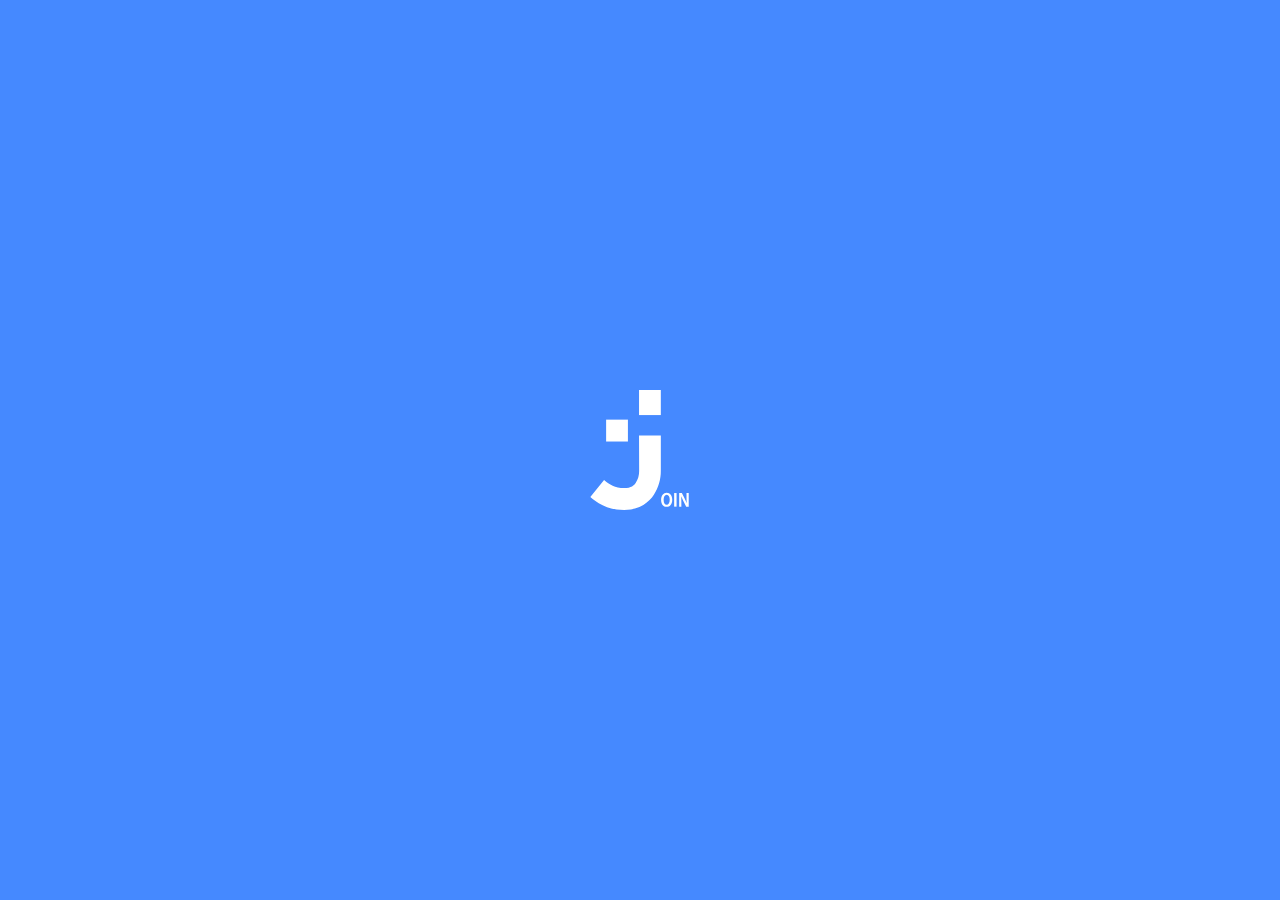
<file: test.html>
<!DOCTYPE html>
<html lang="ar">
<head>
  <meta charset="UTF-8">
  <title>Loader</title>
  <style>
    body, html {
      margin: 0;
      padding: 0;
      width: 100%;
      height: 100%;
      overflow: hidden;
      background: transparent;
    }

    .loader {
      position: fixed;
      top: 0;
      left: 0;
      width: 100vw;
      height: 100vh;
      display: flex;
      justify-content: center;
      align-items: center;
      z-index: 1000;
    }

    /* الخلفية الزرقاء */
    .loader::before {
      content: '';
      position: absolute;
      top: 0;
      left: 0;
      width: 100%;
      height: 100%;
      background-color: #4589ff; /* أزرق بالبداية */
      animation: fadeOutBg 2s ease forwards 2s; /* تختفي بعد 2 ثانية */
      z-index: -1;
    }

    @keyframes fadeOutBg {
      0% { background-color: #4589ff; }
      100% { background-color: transparent; }
    }

    /* الأيقونة */
    .loader svg {
      width: 100px;
      height: 120px;
      position: absolute;
      top: 50%;
      left: 50%;
      transform: translate(-50%, -50%);
      animation: moveAndColor 2s ease forwards;
    }

    /* أنيميشن الأيقونة */
    @keyframes moveAndColor {
      0% {
        transform: translate(-50%, -50%);
      }
      100% {
        transform: translate(-300%, -300%); /* انسحاب لليسار والأعلى */
      }
    }

    /* تغيير اللون للأزرق */
    .loader svg path {
      animation: fillToBlue 2s ease forwards;
    }

    @keyframes fillToBlue {
      0% { fill: white; }
      100% { fill: #4589ff; }
    }
  </style>
</head>
<body>
  <div class="loader">
    <svg width="101" height="122" viewBox="0 0 101 122" xmlns="http://www.w3.org/2000/svg">
      <path d="M71.6721 0H49.5143V25.4923H71.6721V0Z" fill="white"/>
      <path d="M49.5142 46.2251H71.6721V82.1779C71.7733 90.8292 69.3112 99.3153 64.5986 106.557C59.9455 113.594 50.963 121.966 34.3446 121.966C16.2434 121.966 5.69286 113.406 0 108.715L13.9765 91.4743C19.533 96.0112 24.885 99.7435 34.4299 99.7435C41.6567 99.7435 44.5372 96.7988 46.2247 94.2307C48.5186 90.6637 49.7052 86.4923 49.6335 82.2464L49.5142 46.2251Z" fill="white"/>
      <path d="M38.2137 30.1318H16.0559V52.3884H38.2137V30.1318Z" fill="white"/>
      <path d="M83.2793 111.522C83.2793 116.265 80.8761 118.815 77.5183 118.815C74.1605 118.815 71.9618 115.785 71.9618 111.762C71.9618 107.739 74.2287 104.554 77.7058 104.554C81.1829 104.554 83.2793 107.687 83.2793 111.522ZM74.5355 111.711C74.5355 114.57 75.6775 116.675 77.6376 116.675C79.5977 116.675 80.7056 114.45 80.7056 111.539C80.7056 108.988 79.6829 106.592 77.6376 106.592C75.5923 106.592 74.5355 108.903 74.5355 111.711Z" fill="white"/>
      <path d="M87.6768 104.76V118.593H85.2224V104.76H87.6768Z" fill="white"/>
      <path d="M90.3358 118.593V104.76H93.0629L95.9946 110.461C96.7493 111.952 97.4207 113.483 98.0058 115.049C97.8524 113.337 97.7843 111.368 97.7843 109.177V104.76H100.034V118.593H97.4945L94.5288 112.772C93.7436 111.243 93.0437 109.671 92.4323 108.064C92.4323 109.776 92.5516 111.711 92.5516 114.09V118.576L90.3358 118.593Z" fill="white"/>
    </svg>
  </div>
</body>
</html>
</file>
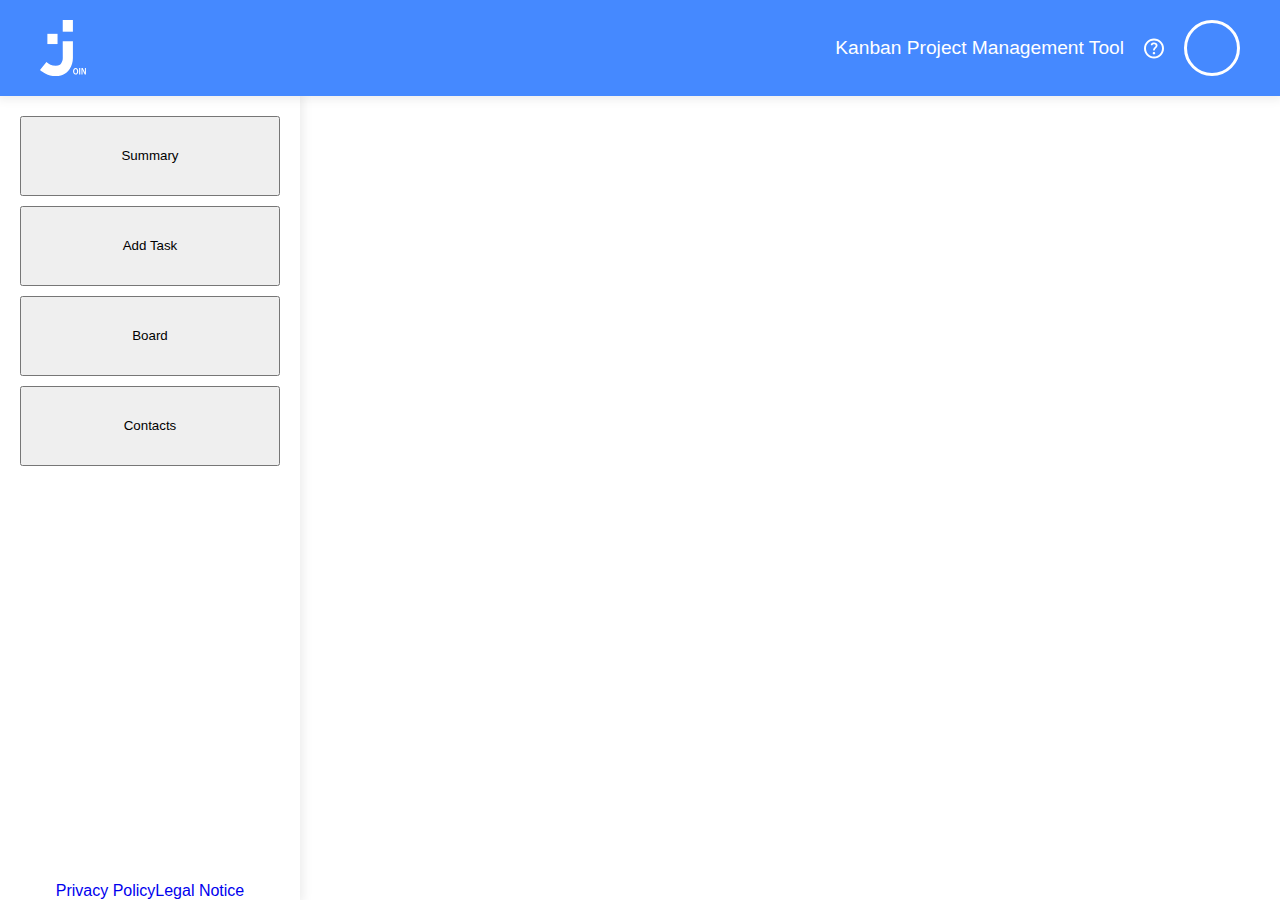
<file: html/add-task.html>
<!DOCTYPE html>
<html lang="de">
  <head>
    <meta charset="UTF-8">
    <meta name="viewport" content="width=device-width, initial-scale=1.0">
    <title>Join</title>
    <link rel="stylesheet" href="/css/style.css">
    <link rel="stylesheet" href="/css/mainContent.css">
    <link rel="stylesheet" href="/css/sidebarContent.css">
    <link rel="stylesheet" href="/css/buttons.css">
  </head>
  <body>
    <header class="header d-flex">
      <img src="/assets/img/logo-white.svg" alt="Logo" height="56px">
      <div class="inner-header d-flex">
        <p>Kanban Project Management Tool</p>
        <img src="/assets/img/questionmark.svg" alt="">
        <div class="user-avatar"><div>JD</div></div>
      </div>
    </header>
    <main class="main_wrapper">
      <section id="sidebar_section" class="sidebar_content">
        <nav class="sidenav d-flex">
          <button class="btn-menu">Summary</button>
          <button class="btn-menu">Add Task</button>
          <button class="btn-menu">Board</button>
          <button class="btn-menu">Contacts</button>
        </nav>
        <div class="sidebar-footer d-flex">
          <a href="/html/datenschutz.html">Privacy Policy</a>
          <a href="/html/impressum.html">Legal Notice</a>
        </div>
      </section>
      <section id="main_content" class="main_content">
      </section>
    </main>
  </body>
</html>
</file>
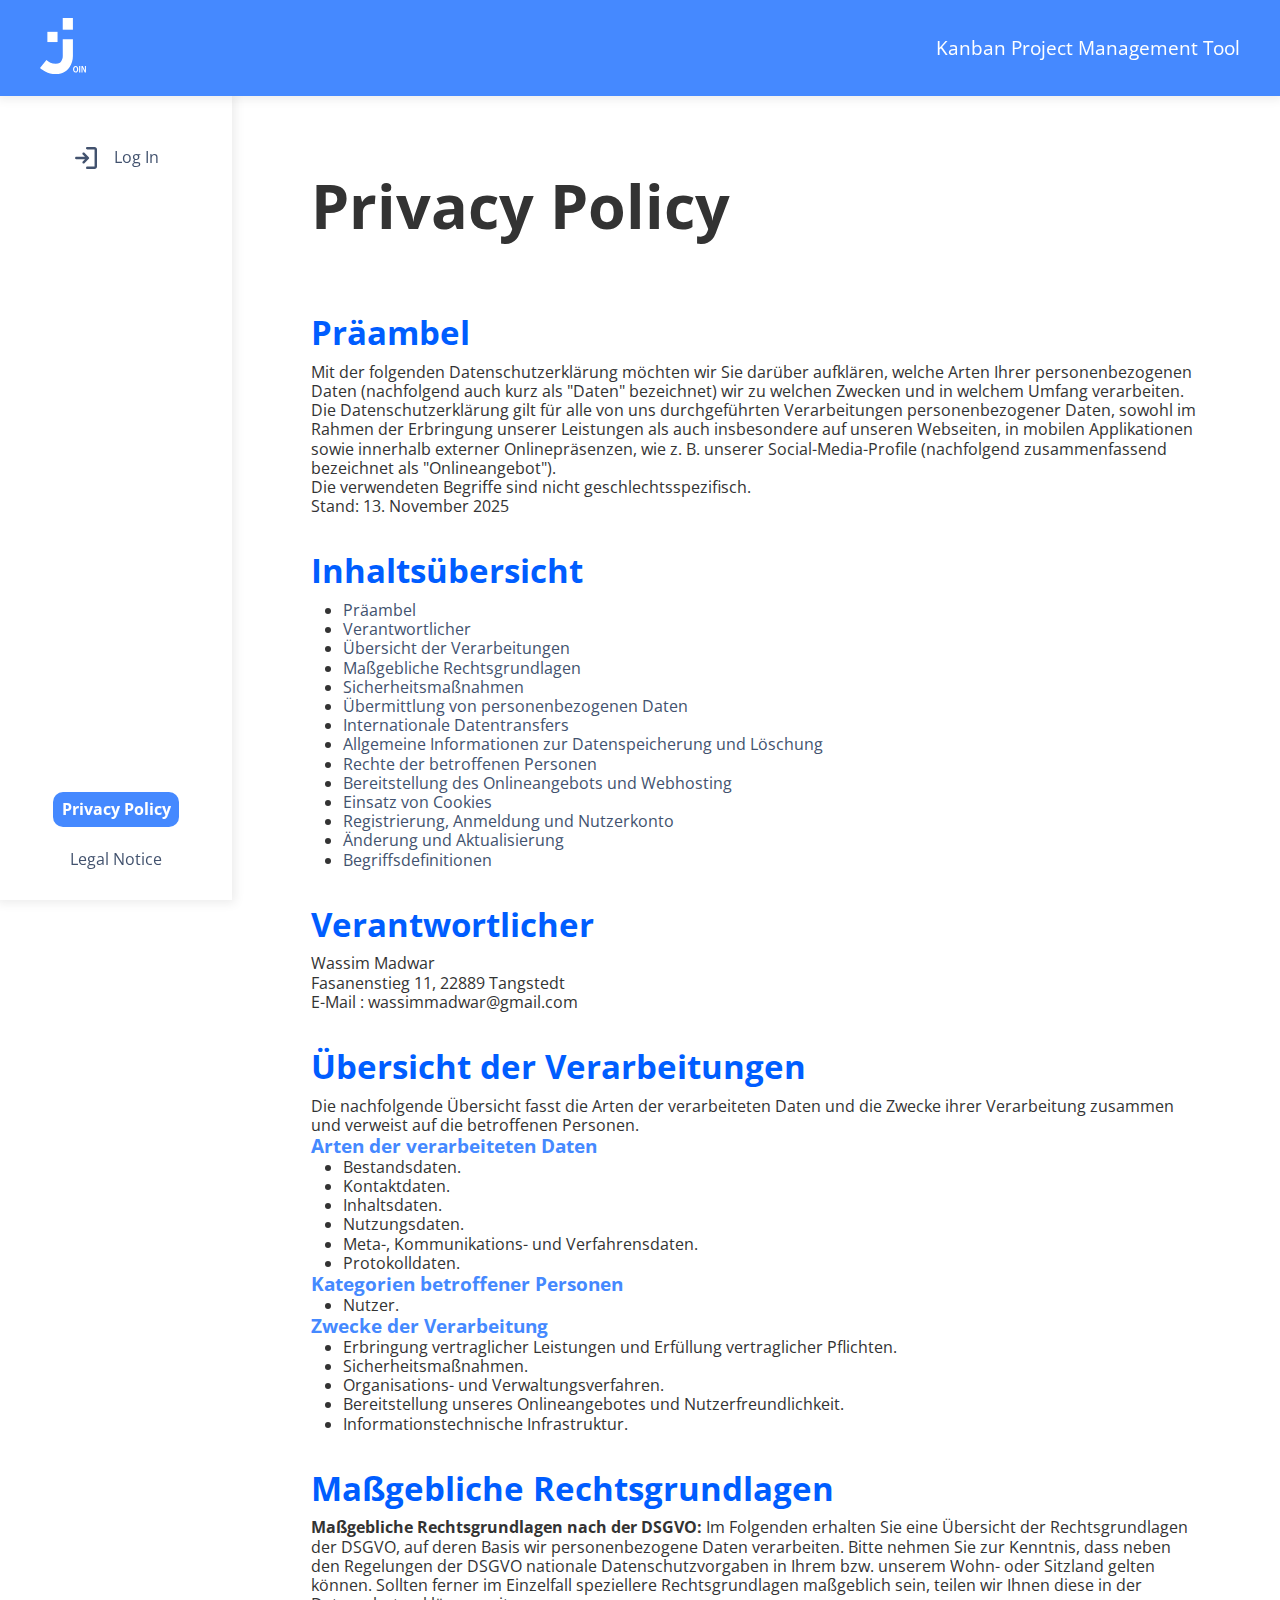
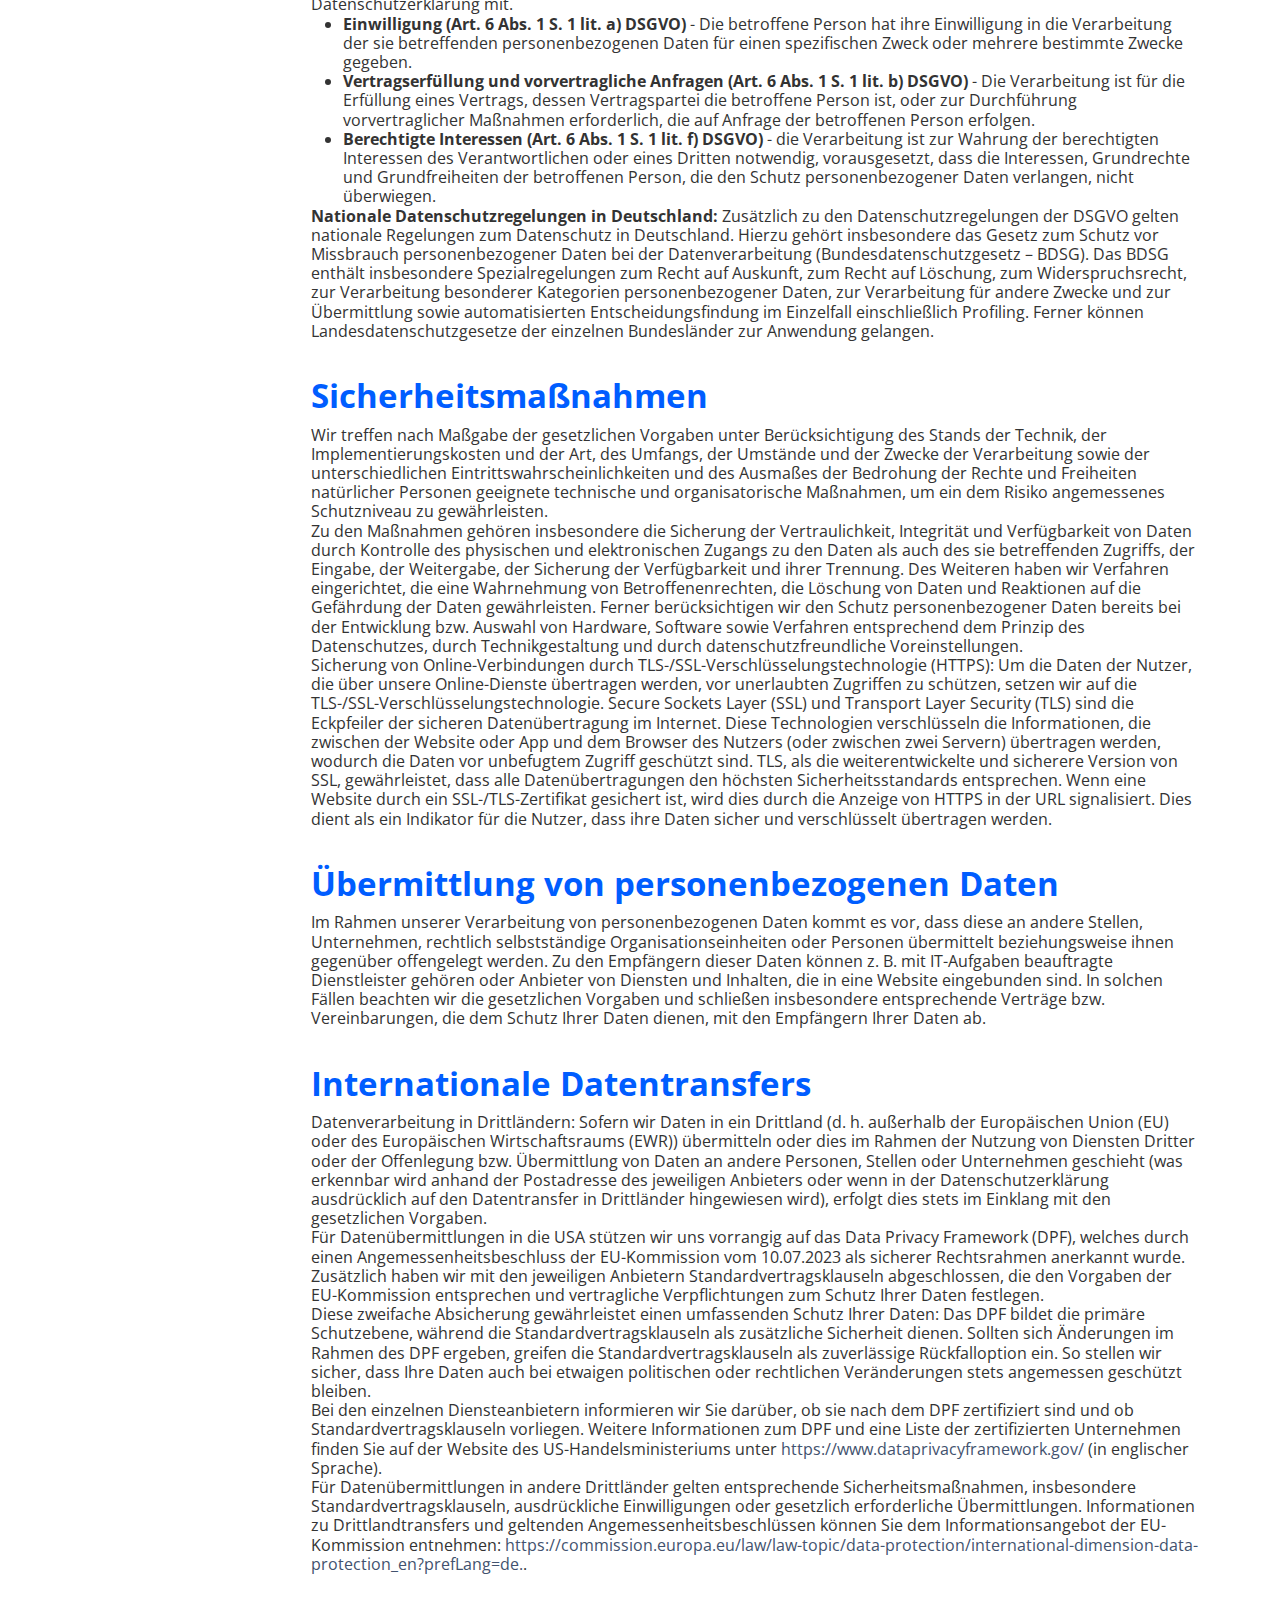
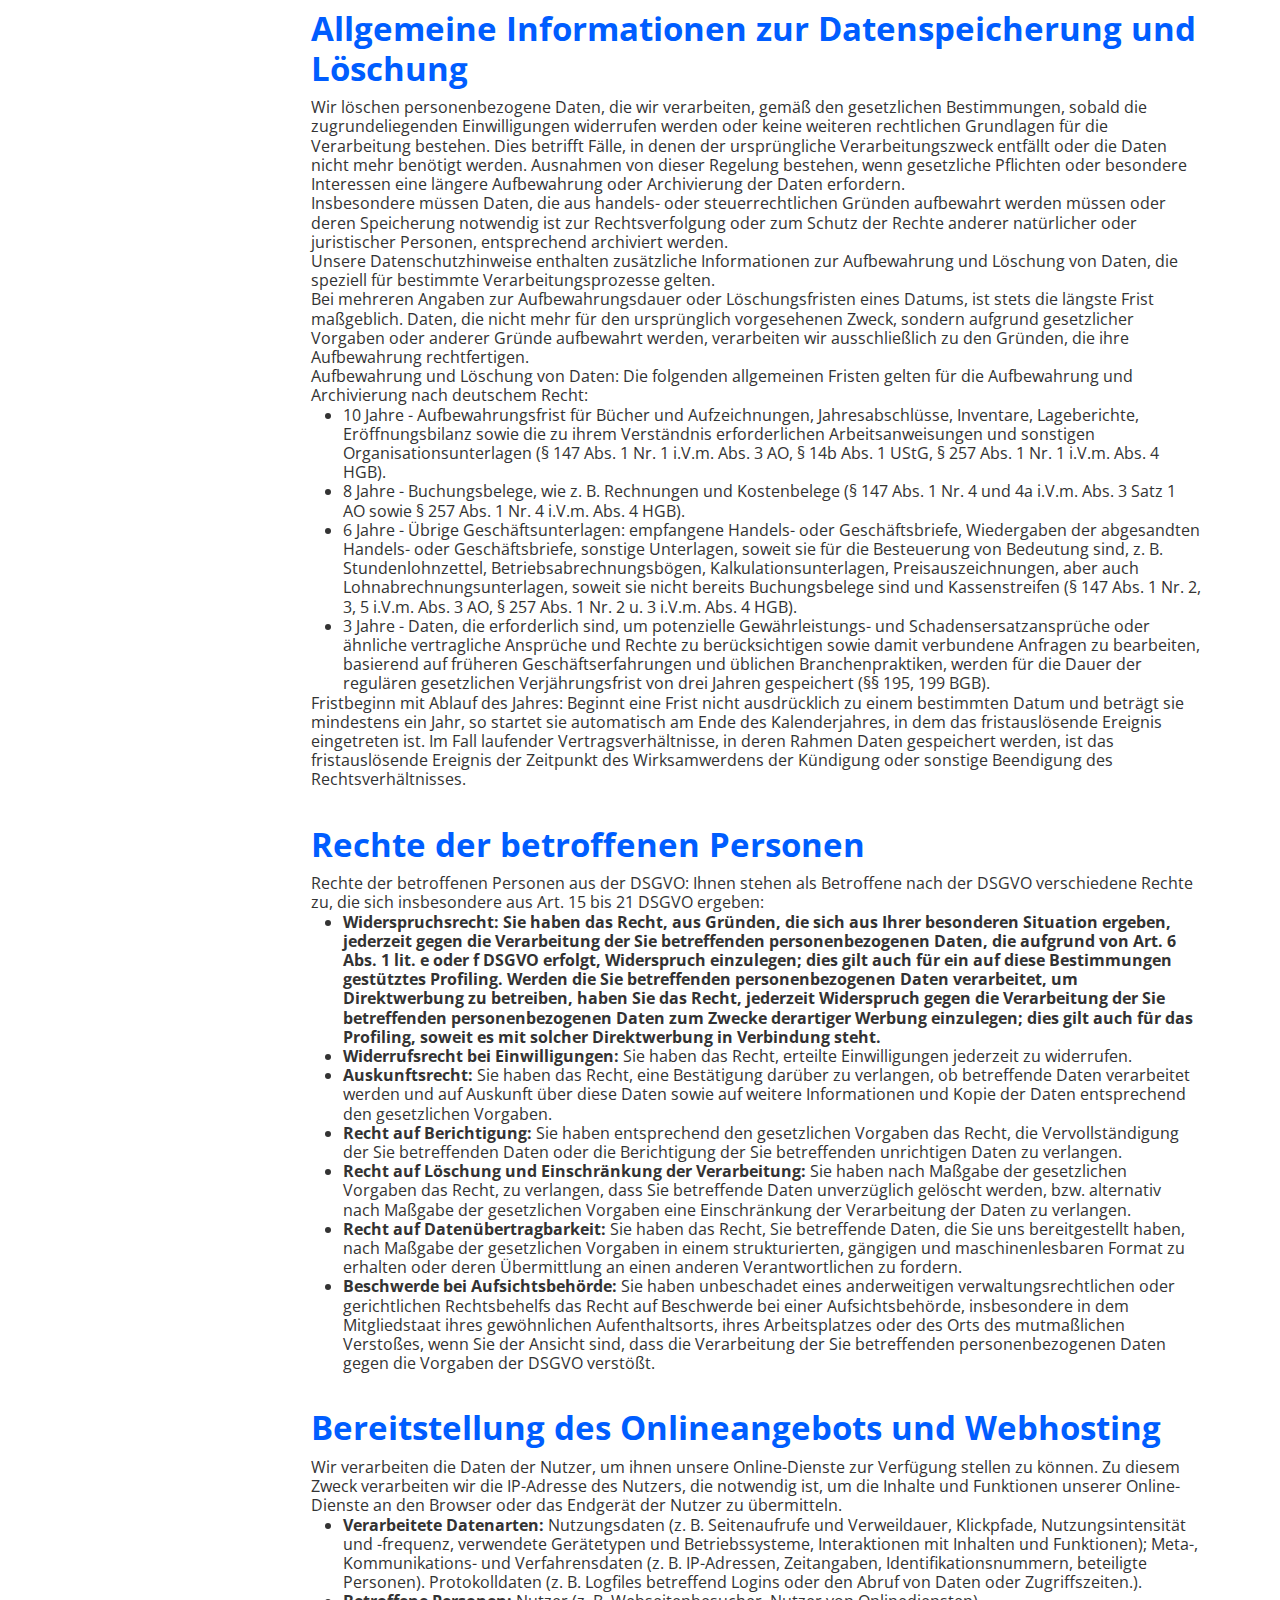
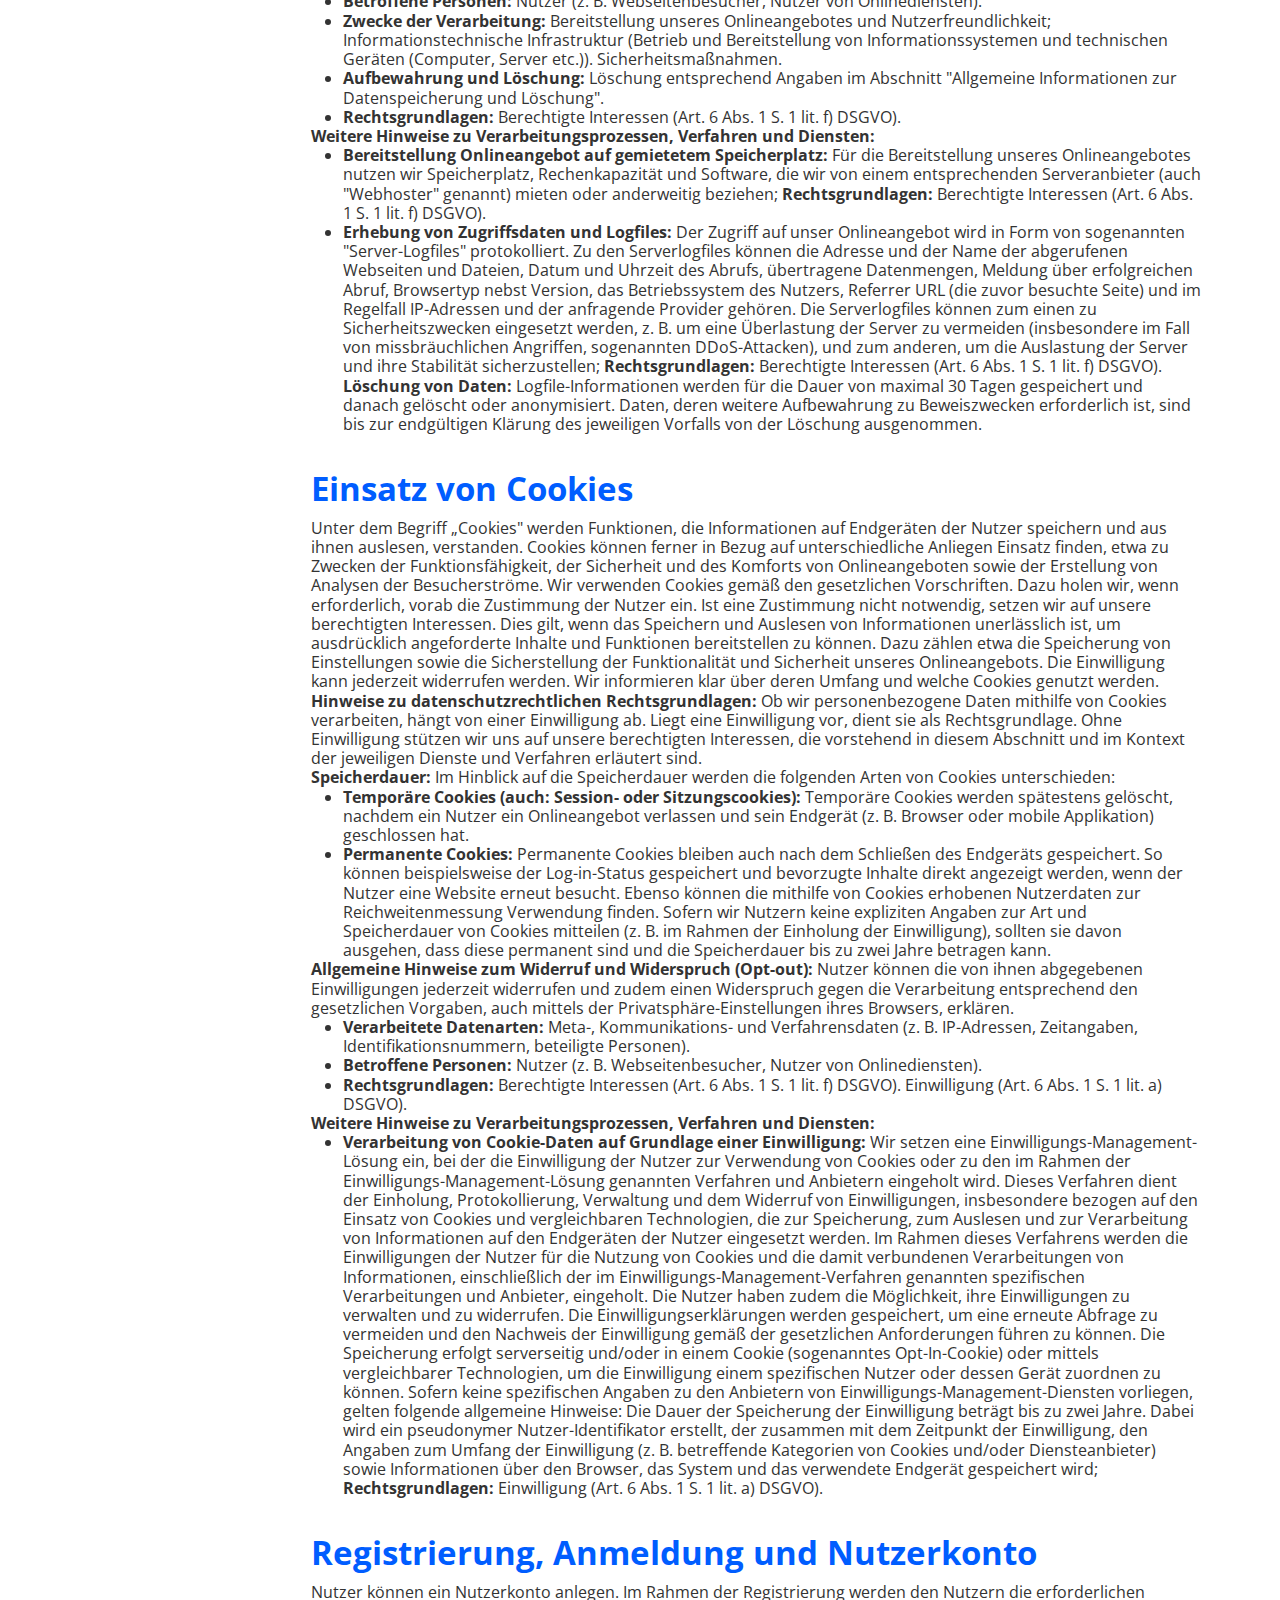
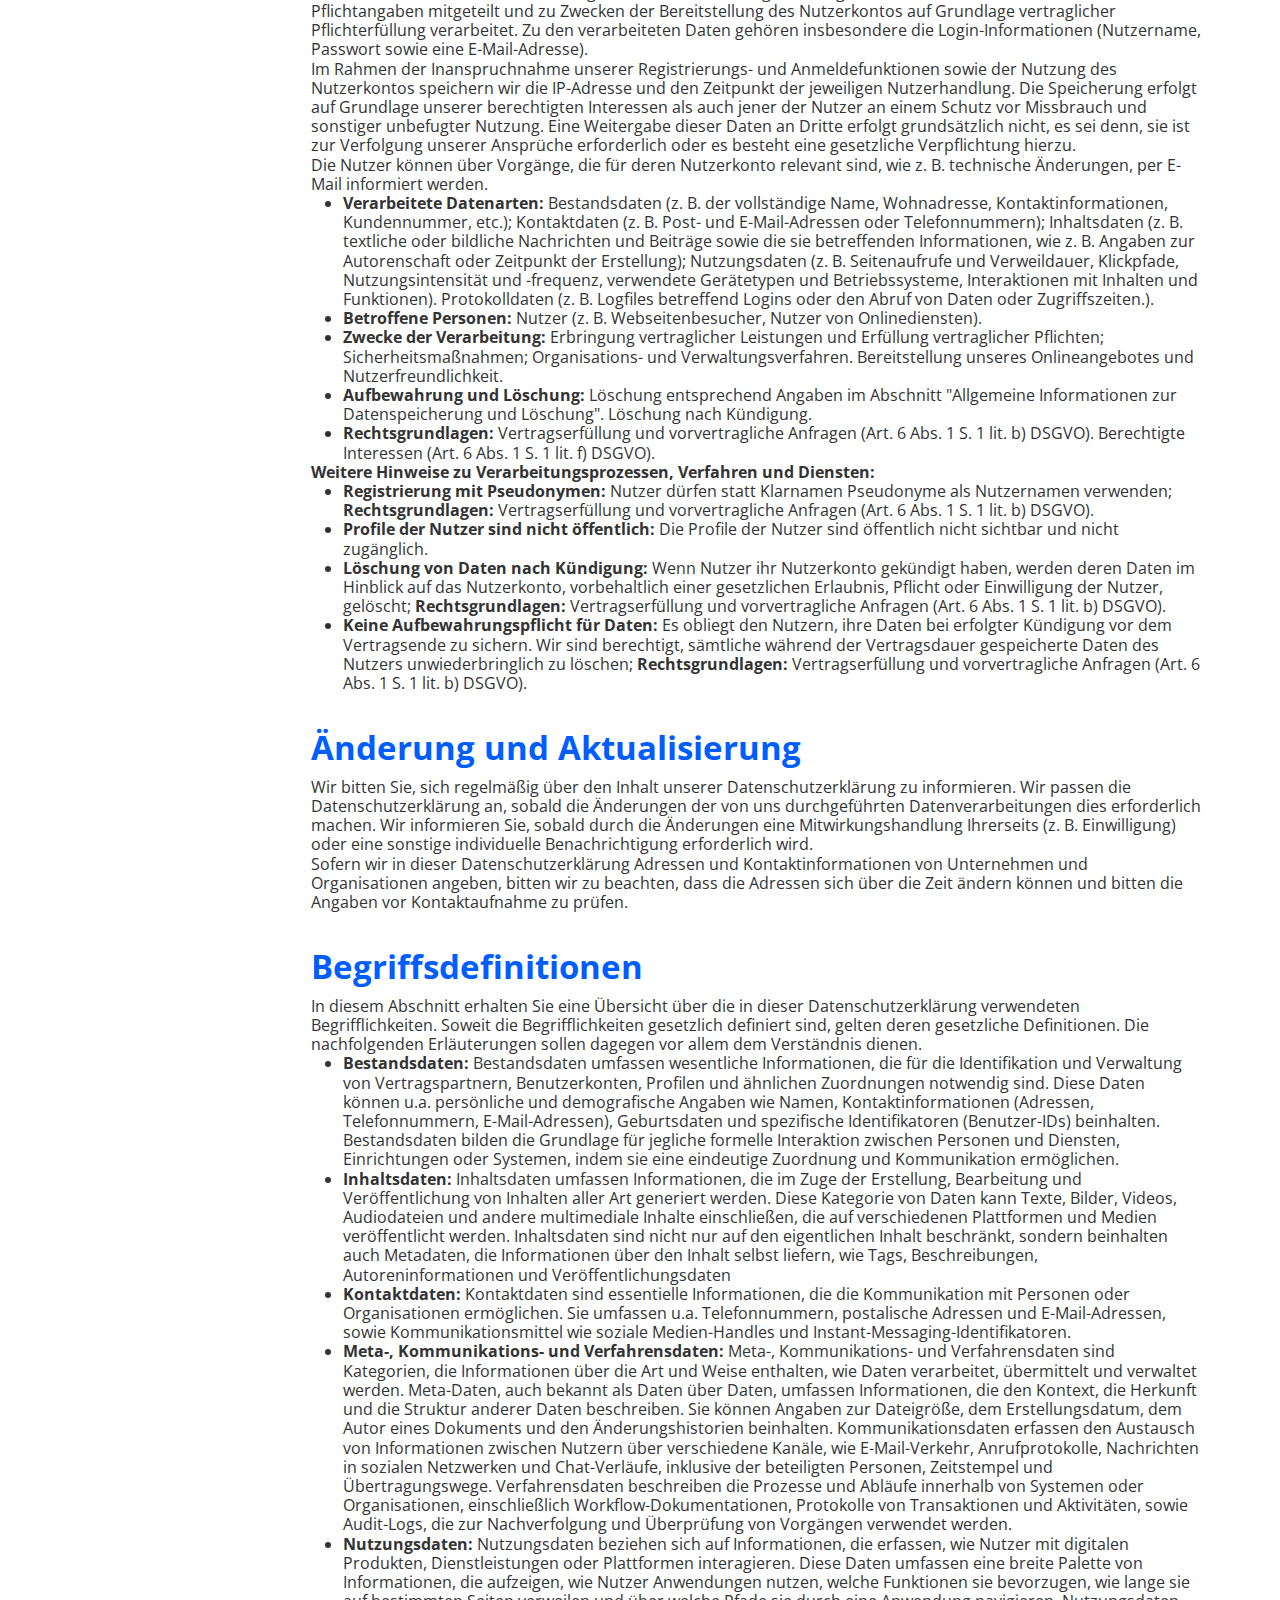
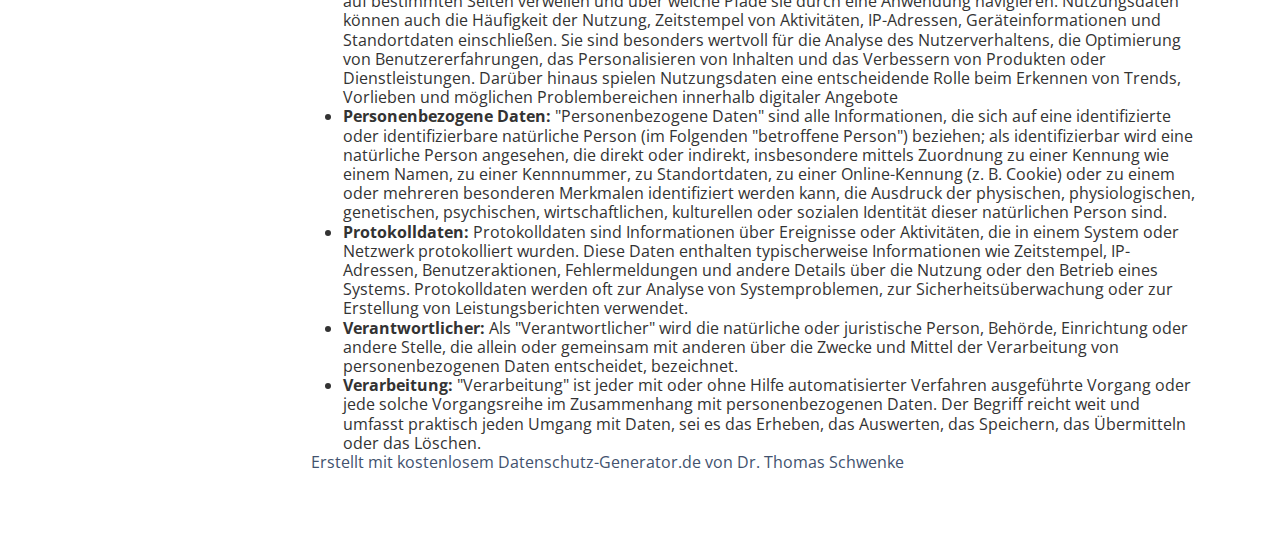
<file: html/datenschutz.html>
<!DOCTYPE html>
<html lang="en">
  <head>
    <meta charset="UTF-8" />
    <meta name="viewport" content="width=device-width, initial-scale=1.0" />
    <link
      rel="shortcut icon"
      href="../assets/icon/join-favicon.svg"
      type="image/x-icon"
    />
    <link
      href="https://fonts.googleapis.com/css2?family=Open+Sans:wght@300;400;500;600;700&display=swap"
      rel="stylesheet"
    />
    <link rel="stylesheet" href="../css/components.css" />
    <link rel="stylesheet" href="../css/style.css" />
    <link rel="stylesheet" href="../css/impressum.css" />
    <link rel="stylesheet" href="../css/sidebar-content.css" />
    <link rel="stylesheet" href="../css/color.css" />
    <title>Datenschutzerklärung</title>
  </head>
  <body onload="initStaticPages(); getUserAvatar();">
    <header class="header-fix">
      <a href="/login.html"
        ><img src="../assets/icon/logo-white.svg" alt="Logo" class="logo-img"
      /></a>
      <div id="menu-user" class="inner-header d-flex">
        <p>Kanban Project Management Tool</p>
        <a href="./help.html" title="Help" class="help-icon">
          <span class="help-icon-svg"></span
        ></a>
        <div class="user-avatar" onclick="toggleUserDropdown(event)">
          <div class="user-avatar-name" id="user-avatar-name">SM</div>
          <div id="user-dropdown-menu" class="user-dropdown-menu d-none">
            <a href="./help.html" class="hide-mobile">Help</a>
            <a href="./legalnotice.html">Legal Notice</a>
            <a href="./datenschutz.html">Privacy Policy</a>
            <a
              href="#"
              onclick="
                logout();
                return false;
              "
              >Log out</a
            >
          </div>
        </div>
      </div>
    </header>
    <section class="sidebar-content">
      <nav id="sidebar-nav" class="sidenav d-flex">
        <a class="btn-menu d-flex" href="/index.html"
          ><img
            src="../assets/icon/menuIcons/summary.svg"
            alt="Summary Icon"
          />Summary</a
        >
        <a class="btn-menu" href="./add-task.html"
          ><img
            src="../assets/icon/menuIcons/add-task.svg"
            alt="Add Task Icon"
          />Add Task</a
        >

        <a class="btn-menu" href="./board.html"
          ><img
            src="../assets/icon/menuIcons/board.svg"
            alt="Board Icon"
          />Board</a
        >
        <a class="btn-menu" href="./contacts.html"
          ><img
            src="../assets/icon/menuIcons/contacts.svg"
            alt="Contacts Icon"
          />Contacts</a
        >
      </nav>
      <div class="sidebar-footer d-flex">
        <a href="./datenschutz.html" class="selected-link">Privacy Policy</a>
        <a href="./legalnotice.html" class="pad-8">Legal Notice</a>
      </div>
    </section>
    <main class="main-wrapper-ds">
      <section id="main-content" class="pp-content">
        <div>
          <div class="back-help">
            <h1>Privacy Policy</h1>
            <div class="hide-mobile">
              <a
                class="back-button-link"
                href="javascript:history.back()"
                title="back"
              >
                <span class="back-icon"></span>
              </a>
            </div>
          </div>
          <h2 id="m716">Präambel</h2>
          <p>
            Mit der folgenden Datenschutzerklärung möchten wir Sie darüber
            aufklären, welche Arten Ihrer personenbezogenen Daten (nachfolgend
            auch kurz als "Daten" bezeichnet) wir zu welchen Zwecken und in
            welchem Umfang verarbeiten. Die Datenschutzerklärung gilt für alle
            von uns durchgeführten Verarbeitungen personenbezogener Daten,
            sowohl im Rahmen der Erbringung unserer Leistungen als auch
            insbesondere auf unseren Webseiten, in mobilen Applikationen sowie
            innerhalb externer Onlinepräsenzen, wie z. B. unserer
            Social-Media-Profile (nachfolgend zusammenfassend bezeichnet als
            "Onlineangebot").
          </p>
          <p>Die verwendeten Begriffe sind nicht geschlechtsspezifisch.</p>

          <p>Stand: 13. November 2025</p>
          <h2>Inhaltsübersicht</h2>
          <ul class="index">
            <li><a class="index-link" href="#m716">Präambel</a></li>
            <li><a class="index-link" href="#m3">Verantwortlicher</a></li>
            <li>
              <a class="index-link" href="#mOverview"
                >Übersicht der Verarbeitungen</a
              >
            </li>
            <li>
              <a class="index-link" href="#m2427"
                >Maßgebliche Rechtsgrundlagen</a
              >
            </li>
            <li>
              <a class="index-link" href="#m27">Sicherheitsmaßnahmen</a>
            </li>
            <li>
              <a class="index-link" href="#m25"
                >Übermittlung von personenbezogenen Daten</a
              >
            </li>
            <li>
              <a class="index-link" href="#m24"
                >Internationale Datentransfers</a
              >
            </li>
            <li>
              <a class="index-link" href="#m12"
                >Allgemeine Informationen zur Datenspeicherung und Löschung</a
              >
            </li>
            <li>
              <a class="index-link" href="#m10"
                >Rechte der betroffenen Personen</a
              >
            </li>
            <li>
              <a class="index-link" href="#m225"
                >Bereitstellung des Onlineangebots und Webhosting</a
              >
            </li>
            <li><a class="index-link" href="#m134">Einsatz von Cookies</a></li>
            <li>
              <a class="index-link" href="#m367"
                >Registrierung, Anmeldung und Nutzerkonto</a
              >
            </li>
            <li>
              <a class="index-link" href="#m15">Änderung und Aktualisierung</a>
            </li>
            <li><a class="index-link" href="#m42">Begriffsdefinitionen</a></li>
          </ul>
          <h2 id="m3">Verantwortlicher</h2>
          <p>Wassim Madwar<br />Fasanenstieg 11, 22889 Tangstedt</p>
          <p>E-Mail : wassimmadwar<span>@</span>gmail.com</p>

          <h2 id="mOverview">Übersicht der Verarbeitungen</h2>
          <p>
            Die nachfolgende Übersicht fasst die Arten der verarbeiteten Daten
            und die Zwecke ihrer Verarbeitung zusammen und verweist auf die
            betroffenen Personen.
          </p>
          <h3>Arten der verarbeiteten Daten</h3>
          <ul>
            <li>Bestandsdaten.</li>
            <li>Kontaktdaten.</li>
            <li>Inhaltsdaten.</li>
            <li>Nutzungsdaten.</li>
            <li>Meta-, Kommunikations- und Verfahrensdaten.</li>
            <li>Protokolldaten.</li>
          </ul>
          <h3>Kategorien betroffener Personen</h3>
          <ul>
            <li>Nutzer.</li>
          </ul>
          <h3>Zwecke der Verarbeitung</h3>
          <ul>
            <li>
              Erbringung vertraglicher Leistungen und Erfüllung vertraglicher
              Pflichten.
            </li>
            <li>Sicherheitsmaßnahmen.</li>
            <li>Organisations- und Verwaltungsverfahren.</li>
            <li>
              Bereitstellung unseres Onlineangebotes und Nutzerfreundlichkeit.
            </li>
            <li>Informationstechnische Infrastruktur.</li>
          </ul>
          <h2 id="m2427">Maßgebliche Rechtsgrundlagen</h2>
          <p>
            <strong>Maßgebliche Rechtsgrundlagen nach der DSGVO: </strong>Im
            Folgenden erhalten Sie eine Übersicht der Rechtsgrundlagen der
            DSGVO, auf deren Basis wir personenbezogene Daten verarbeiten. Bitte
            nehmen Sie zur Kenntnis, dass neben den Regelungen der DSGVO
            nationale Datenschutzvorgaben in Ihrem bzw. unserem Wohn- oder
            Sitzland gelten können. Sollten ferner im Einzelfall speziellere
            Rechtsgrundlagen maßgeblich sein, teilen wir Ihnen diese in der
            Datenschutzerklärung mit.
          </p>
          <ul>
            <li>
              <strong>Einwilligung (Art. 6 Abs. 1 S. 1 lit. a) DSGVO)</strong> -
              Die betroffene Person hat ihre Einwilligung in die Verarbeitung
              der sie betreffenden personenbezogenen Daten für einen
              spezifischen Zweck oder mehrere bestimmte Zwecke gegeben.
            </li>
            <li>
              <strong
                >Vertragserfüllung und vorvertragliche Anfragen (Art. 6 Abs. 1
                S. 1 lit. b) DSGVO)</strong
              >
              - Die Verarbeitung ist für die Erfüllung eines Vertrags, dessen
              Vertragspartei die betroffene Person ist, oder zur Durchführung
              vorvertraglicher Maßnahmen erforderlich, die auf Anfrage der
              betroffenen Person erfolgen.
            </li>
            <li>
              <strong
                >Berechtigte Interessen (Art. 6 Abs. 1 S. 1 lit. f)
                DSGVO)</strong
              >
              - die Verarbeitung ist zur Wahrung der berechtigten Interessen des
              Verantwortlichen oder eines Dritten notwendig, vorausgesetzt, dass
              die Interessen, Grundrechte und Grundfreiheiten der betroffenen
              Person, die den Schutz personenbezogener Daten verlangen, nicht
              überwiegen.
            </li>
          </ul>
          <p>
            <strong>Nationale Datenschutzregelungen in Deutschland: </strong
            >Zusätzlich zu den Datenschutzregelungen der DSGVO gelten nationale
            Regelungen zum Datenschutz in Deutschland. Hierzu gehört
            insbesondere das Gesetz zum Schutz vor Missbrauch personenbezogener
            Daten bei der Datenverarbeitung (Bundesdatenschutzgesetz – BDSG).
            Das BDSG enthält insbesondere Spezialregelungen zum Recht auf
            Auskunft, zum Recht auf Löschung, zum Widerspruchsrecht, zur
            Verarbeitung besonderer Kategorien personenbezogener Daten, zur
            Verarbeitung für andere Zwecke und zur Übermittlung sowie
            automatisierten Entscheidungsfindung im Einzelfall einschließlich
            Profiling. Ferner können Landesdatenschutzgesetze der einzelnen
            Bundesländer zur Anwendung gelangen.
          </p>

          <h2 id="m27">Sicherheitsmaßnahmen</h2>
          <p>
            Wir treffen nach Maßgabe der gesetzlichen Vorgaben unter
            Berücksichtigung des Stands der Technik, der Implementierungskosten
            und der Art, des Umfangs, der Umstände und der Zwecke der
            Verarbeitung sowie der unterschiedlichen
            Eintrittswahrscheinlichkeiten und des Ausmaßes der Bedrohung der
            Rechte und Freiheiten natürlicher Personen geeignete technische und
            organisatorische Maßnahmen, um ein dem Risiko angemessenes
            Schutzniveau zu gewährleisten.
          </p>
          <p>
            Zu den Maßnahmen gehören insbesondere die Sicherung der
            Vertraulichkeit, Integrität und Verfügbarkeit von Daten durch
            Kontrolle des physischen und elektronischen Zugangs zu den Daten als
            auch des sie betreffenden Zugriffs, der Eingabe, der Weitergabe, der
            Sicherung der Verfügbarkeit und ihrer Trennung. Des Weiteren haben
            wir Verfahren eingerichtet, die eine Wahrnehmung von
            Betroffenenrechten, die Löschung von Daten und Reaktionen auf die
            Gefährdung der Daten gewährleisten. Ferner berücksichtigen wir den
            Schutz personenbezogener Daten bereits bei der Entwicklung bzw.
            Auswahl von Hardware, Software sowie Verfahren entsprechend dem
            Prinzip des Datenschutzes, durch Technikgestaltung und durch
            datenschutzfreundliche Voreinstellungen.
          </p>
          <p>
            Sicherung von Online-Verbindungen durch
            TLS-/SSL-Verschlüsselungstechnologie (HTTPS): Um die Daten der
            Nutzer, die über unsere Online-Dienste übertragen werden, vor
            unerlaubten Zugriffen zu schützen, setzen wir auf die
            TLS-/SSL-Verschlüsselungstechnologie. Secure Sockets Layer (SSL) und
            Transport Layer Security (TLS) sind die Eckpfeiler der sicheren
            Datenübertragung im Internet. Diese Technologien verschlüsseln die
            Informationen, die zwischen der Website oder App und dem Browser des
            Nutzers (oder zwischen zwei Servern) übertragen werden, wodurch die
            Daten vor unbefugtem Zugriff geschützt sind. TLS, als die
            weiterentwickelte und sicherere Version von SSL, gewährleistet, dass
            alle Datenübertragungen den höchsten Sicherheitsstandards
            entsprechen. Wenn eine Website durch ein SSL-/TLS-Zertifikat
            gesichert ist, wird dies durch die Anzeige von HTTPS in der URL
            signalisiert. Dies dient als ein Indikator für die Nutzer, dass ihre
            Daten sicher und verschlüsselt übertragen werden.
          </p>

          <h2 id="m25">Übermittlung von personenbezogenen Daten</h2>
          <p>
            Im Rahmen unserer Verarbeitung von personenbezogenen Daten kommt es
            vor, dass diese an andere Stellen, Unternehmen, rechtlich
            selbstständige Organisationseinheiten oder Personen übermittelt
            beziehungsweise ihnen gegenüber offengelegt werden. Zu den
            Empfängern dieser Daten können z. B. mit IT-Aufgaben beauftragte
            Dienstleister gehören oder Anbieter von Diensten und Inhalten, die
            in eine Website eingebunden sind. In solchen Fällen beachten wir die
            gesetzlichen Vorgaben und schließen insbesondere entsprechende
            Verträge bzw. Vereinbarungen, die dem Schutz Ihrer Daten dienen, mit
            den Empfängern Ihrer Daten ab.
          </p>

          <h2 id="m24">Internationale Datentransfers</h2>
          <p>
            Datenverarbeitung in Drittländern: Sofern wir Daten in ein Drittland
            (d. h. außerhalb der Europäischen Union (EU) oder des Europäischen
            Wirtschaftsraums (EWR)) übermitteln oder dies im Rahmen der Nutzung
            von Diensten Dritter oder der Offenlegung bzw. Übermittlung von
            Daten an andere Personen, Stellen oder Unternehmen geschieht (was
            erkennbar wird anhand der Postadresse des jeweiligen Anbieters oder
            wenn in der Datenschutzerklärung ausdrücklich auf den Datentransfer
            in Drittländer hingewiesen wird), erfolgt dies stets im Einklang mit
            den gesetzlichen Vorgaben.
          </p>
          <p>
            Für Datenübermittlungen in die USA stützen wir uns vorrangig auf das
            Data Privacy Framework (DPF), welches durch einen
            Angemessenheitsbeschluss der EU-Kommission vom 10.07.2023 als
            sicherer Rechtsrahmen anerkannt wurde. Zusätzlich haben wir mit den
            jeweiligen Anbietern Standardvertragsklauseln abgeschlossen, die den
            Vorgaben der EU-Kommission entsprechen und vertragliche
            Verpflichtungen zum Schutz Ihrer Daten festlegen.
          </p>
          <p>
            Diese zweifache Absicherung gewährleistet einen umfassenden Schutz
            Ihrer Daten: Das DPF bildet die primäre Schutzebene, während die
            Standardvertragsklauseln als zusätzliche Sicherheit dienen. Sollten
            sich Änderungen im Rahmen des DPF ergeben, greifen die
            Standardvertragsklauseln als zuverlässige Rückfalloption ein. So
            stellen wir sicher, dass Ihre Daten auch bei etwaigen politischen
            oder rechtlichen Veränderungen stets angemessen geschützt bleiben.
          </p>
          <p>
            Bei den einzelnen Diensteanbietern informieren wir Sie darüber, ob
            sie nach dem DPF zertifiziert sind und ob Standardvertragsklauseln
            vorliegen. Weitere Informationen zum DPF und eine Liste der
            zertifizierten Unternehmen finden Sie auf der Website des
            US-Handelsministeriums unter
            <a
              href="https://www.dataprivacyframework.gov/"
              target="_blank"
              rel="noopener noreferrer"
              >https://www.dataprivacyframework.gov/</a
            >
            (in englischer Sprache).
          </p>
          <p>
            Für Datenübermittlungen in andere Drittländer gelten entsprechende
            Sicherheitsmaßnahmen, insbesondere Standardvertragsklauseln,
            ausdrückliche Einwilligungen oder gesetzlich erforderliche
            Übermittlungen. Informationen zu Drittlandtransfers und geltenden
            Angemessenheitsbeschlüssen können Sie dem Informationsangebot der
            EU-Kommission entnehmen:
            <a
              href="https://commission.europa.eu/law/law-topic/data-protection/international-dimension-data-protection_en?prefLang=de"
              target="_blank"
              rel="noopener noreferrer"
              >https://commission.europa.eu/law/law-topic/data-protection/international-dimension-data-protection_en?prefLang=de.</a
            >.
          </p>

          <h2 id="m12">
            Allgemeine Informationen zur Datenspeicherung und Löschung
          </h2>
          <p>
            Wir löschen personenbezogene Daten, die wir verarbeiten, gemäß den
            gesetzlichen Bestimmungen, sobald die zugrundeliegenden
            Einwilligungen widerrufen werden oder keine weiteren rechtlichen
            Grundlagen für die Verarbeitung bestehen. Dies betrifft Fälle, in
            denen der ursprüngliche Verarbeitungszweck entfällt oder die Daten
            nicht mehr benötigt werden. Ausnahmen von dieser Regelung bestehen,
            wenn gesetzliche Pflichten oder besondere Interessen eine längere
            Aufbewahrung oder Archivierung der Daten erfordern.
          </p>
          <p>
            Insbesondere müssen Daten, die aus handels- oder steuerrechtlichen
            Gründen aufbewahrt werden müssen oder deren Speicherung notwendig
            ist zur Rechtsverfolgung oder zum Schutz der Rechte anderer
            natürlicher oder juristischer Personen, entsprechend archiviert
            werden.
          </p>
          <p>
            Unsere Datenschutzhinweise enthalten zusätzliche Informationen zur
            Aufbewahrung und Löschung von Daten, die speziell für bestimmte
            Verarbeitungsprozesse gelten.
          </p>
          <p>
            Bei mehreren Angaben zur Aufbewahrungsdauer oder Löschungsfristen
            eines Datums, ist stets die längste Frist maßgeblich. Daten, die
            nicht mehr für den ursprünglich vorgesehenen Zweck, sondern aufgrund
            gesetzlicher Vorgaben oder anderer Gründe aufbewahrt werden,
            verarbeiten wir ausschließlich zu den Gründen, die ihre Aufbewahrung
            rechtfertigen.
          </p>
          <p>
            Aufbewahrung und Löschung von Daten: Die folgenden allgemeinen
            Fristen gelten für die Aufbewahrung und Archivierung nach deutschem
            Recht:
          </p>
          <ul>
            <li>
              10 Jahre - Aufbewahrungsfrist für Bücher und Aufzeichnungen,
              Jahresabschlüsse, Inventare, Lageberichte, Eröffnungsbilanz sowie
              die zu ihrem Verständnis erforderlichen Arbeitsanweisungen und
              sonstigen Organisationsunterlagen (§ 147 Abs. 1 Nr. 1 i.V.m. Abs.
              3 AO, § 14b Abs. 1 UStG, § 257 Abs. 1 Nr. 1 i.V.m. Abs. 4 HGB).
            </li>
            <li>
              8 Jahre - Buchungsbelege, wie z. B. Rechnungen und Kostenbelege (§
              147 Abs. 1 Nr. 4 und 4a i.V.m. Abs. 3 Satz 1 AO sowie § 257 Abs. 1
              Nr. 4 i.V.m. Abs. 4 HGB).
            </li>
            <li>
              6 Jahre - Übrige Geschäftsunterlagen: empfangene Handels- oder
              Geschäftsbriefe, Wiedergaben der abgesandten Handels- oder
              Geschäftsbriefe, sonstige Unterlagen, soweit sie für die
              Besteuerung von Bedeutung sind, z. B. Stundenlohnzettel,
              Betriebsabrechnungsbögen, Kalkulationsunterlagen,
              Preisauszeichnungen, aber auch Lohnabrechnungsunterlagen, soweit
              sie nicht bereits Buchungsbelege sind und Kassenstreifen (§ 147
              Abs. 1 Nr. 2, 3, 5 i.V.m. Abs. 3 AO, § 257 Abs. 1 Nr. 2 u. 3
              i.V.m. Abs. 4 HGB).
            </li>
            <li>
              3 Jahre - Daten, die erforderlich sind, um potenzielle
              Gewährleistungs- und Schadensersatzansprüche oder ähnliche
              vertragliche Ansprüche und Rechte zu berücksichtigen sowie damit
              verbundene Anfragen zu bearbeiten, basierend auf früheren
              Geschäftserfahrungen und üblichen Branchenpraktiken, werden für
              die Dauer der regulären gesetzlichen Verjährungsfrist von drei
              Jahren gespeichert (§§ 195, 199 BGB).
            </li>
          </ul>
          <p>
            Fristbeginn mit Ablauf des Jahres: Beginnt eine Frist nicht
            ausdrücklich zu einem bestimmten Datum und beträgt sie mindestens
            ein Jahr, so startet sie automatisch am Ende des Kalenderjahres, in
            dem das fristauslösende Ereignis eingetreten ist. Im Fall laufender
            Vertragsverhältnisse, in deren Rahmen Daten gespeichert werden, ist
            das fristauslösende Ereignis der Zeitpunkt des Wirksamwerdens der
            Kündigung oder sonstige Beendigung des Rechtsverhältnisses.
          </p>

          <h2 id="m10">Rechte der betroffenen Personen</h2>
          <p>
            Rechte der betroffenen Personen aus der DSGVO: Ihnen stehen als
            Betroffene nach der DSGVO verschiedene Rechte zu, die sich
            insbesondere aus Art. 15 bis 21 DSGVO ergeben:
          </p>
          <ul>
            <li>
              <strong
                >Widerspruchsrecht: Sie haben das Recht, aus Gründen, die sich
                aus Ihrer besonderen Situation ergeben, jederzeit gegen die
                Verarbeitung der Sie betreffenden personenbezogenen Daten, die
                aufgrund von Art. 6 Abs. 1 lit. e oder f DSGVO erfolgt,
                Widerspruch einzulegen; dies gilt auch für ein auf diese
                Bestimmungen gestütztes Profiling. Werden die Sie betreffenden
                personenbezogenen Daten verarbeitet, um Direktwerbung zu
                betreiben, haben Sie das Recht, jederzeit Widerspruch gegen die
                Verarbeitung der Sie betreffenden personenbezogenen Daten zum
                Zwecke derartiger Werbung einzulegen; dies gilt auch für das
                Profiling, soweit es mit solcher Direktwerbung in Verbindung
                steht.</strong
              >
            </li>
            <li>
              <strong>Widerrufsrecht bei Einwilligungen:</strong> Sie haben das
              Recht, erteilte Einwilligungen jederzeit zu widerrufen.
            </li>
            <li>
              <strong>Auskunftsrecht:</strong> Sie haben das Recht, eine
              Bestätigung darüber zu verlangen, ob betreffende Daten verarbeitet
              werden und auf Auskunft über diese Daten sowie auf weitere
              Informationen und Kopie der Daten entsprechend den gesetzlichen
              Vorgaben.
            </li>
            <li>
              <strong>Recht auf Berichtigung:</strong> Sie haben entsprechend
              den gesetzlichen Vorgaben das Recht, die Vervollständigung der Sie
              betreffenden Daten oder die Berichtigung der Sie betreffenden
              unrichtigen Daten zu verlangen.
            </li>
            <li>
              <strong
                >Recht auf Löschung und Einschränkung der Verarbeitung:</strong
              >
              Sie haben nach Maßgabe der gesetzlichen Vorgaben das Recht, zu
              verlangen, dass Sie betreffende Daten unverzüglich gelöscht
              werden, bzw. alternativ nach Maßgabe der gesetzlichen Vorgaben
              eine Einschränkung der Verarbeitung der Daten zu verlangen.
            </li>
            <li>
              <strong>Recht auf Datenübertragbarkeit:</strong> Sie haben das
              Recht, Sie betreffende Daten, die Sie uns bereitgestellt haben,
              nach Maßgabe der gesetzlichen Vorgaben in einem strukturierten,
              gängigen und maschinenlesbaren Format zu erhalten oder deren
              Übermittlung an einen anderen Verantwortlichen zu fordern.
            </li>
            <li>
              <strong>Beschwerde bei Aufsichtsbehörde:</strong> Sie haben
              unbeschadet eines anderweitigen verwaltungsrechtlichen oder
              gerichtlichen Rechtsbehelfs das Recht auf Beschwerde bei einer
              Aufsichtsbehörde, insbesondere in dem Mitgliedstaat ihres
              gewöhnlichen Aufenthaltsorts, ihres Arbeitsplatzes oder des Orts
              des mutmaßlichen Verstoßes, wenn Sie der Ansicht sind, dass die
              Verarbeitung der Sie betreffenden personenbezogenen Daten gegen
              die Vorgaben der DSGVO verstößt.
            </li>
          </ul>

          <h2 id="m225">Bereitstellung des Onlineangebots und Webhosting</h2>
          <p>
            Wir verarbeiten die Daten der Nutzer, um ihnen unsere Online-Dienste
            zur Verfügung stellen zu können. Zu diesem Zweck verarbeiten wir die
            IP-Adresse des Nutzers, die notwendig ist, um die Inhalte und
            Funktionen unserer Online-Dienste an den Browser oder das Endgerät
            der Nutzer zu übermitteln.
          </p>
          <ul class="m-elements">
            <li>
              <strong>Verarbeitete Datenarten:</strong> Nutzungsdaten (z. B.
              Seitenaufrufe und Verweildauer, Klickpfade, Nutzungsintensität und
              -frequenz, verwendete Gerätetypen und Betriebssysteme,
              Interaktionen mit Inhalten und Funktionen); Meta-, Kommunikations-
              und Verfahrensdaten (z. B. IP-Adressen, Zeitangaben,
              Identifikationsnummern, beteiligte Personen). Protokolldaten
              (z. B. Logfiles betreffend Logins oder den Abruf von Daten oder
              Zugriffszeiten.).
            </li>
            <li>
              <strong>Betroffene Personen:</strong> Nutzer (z. B.
              Webseitenbesucher, Nutzer von Onlinediensten).
            </li>
            <li>
              <strong>Zwecke der Verarbeitung:</strong> Bereitstellung unseres
              Onlineangebotes und Nutzerfreundlichkeit; Informationstechnische
              Infrastruktur (Betrieb und Bereitstellung von Informationssystemen
              und technischen Geräten (Computer, Server etc.)).
              Sicherheitsmaßnahmen.
            </li>
            <li>
              <strong>Aufbewahrung und Löschung:</strong> Löschung entsprechend
              Angaben im Abschnitt "Allgemeine Informationen zur
              Datenspeicherung und Löschung".
            </li>
            <li class="">
              <strong>Rechtsgrundlagen:</strong> Berechtigte Interessen (Art. 6
              Abs. 1 S. 1 lit. f) DSGVO).
            </li>
          </ul>
          <p>
            <strong
              >Weitere Hinweise zu Verarbeitungsprozessen, Verfahren und
              Diensten:</strong
            >
          </p>
          <ul class="m-elements">
            <li>
              <strong
                >Bereitstellung Onlineangebot auf gemietetem Speicherplatz: </strong
              >Für die Bereitstellung unseres Onlineangebotes nutzen wir
              Speicherplatz, Rechenkapazität und Software, die wir von einem
              entsprechenden Serveranbieter (auch "Webhoster" genannt) mieten
              oder anderweitig beziehen;
              <span class=""
                ><strong>Rechtsgrundlagen:</strong> Berechtigte Interessen (Art.
                6 Abs. 1 S. 1 lit. f) DSGVO).</span
              >
            </li>
            <li>
              <strong>Erhebung von Zugriffsdaten und Logfiles: </strong>Der
              Zugriff auf unser Onlineangebot wird in Form von sogenannten
              "Server-Logfiles" protokolliert. Zu den Serverlogfiles können die
              Adresse und der Name der abgerufenen Webseiten und Dateien, Datum
              und Uhrzeit des Abrufs, übertragene Datenmengen, Meldung über
              erfolgreichen Abruf, Browsertyp nebst Version, das Betriebssystem
              des Nutzers, Referrer URL (die zuvor besuchte Seite) und im
              Regelfall IP-Adressen und der anfragende Provider gehören. Die
              Serverlogfiles können zum einen zu Sicherheitszwecken eingesetzt
              werden, z. B. um eine Überlastung der Server zu vermeiden
              (insbesondere im Fall von missbräuchlichen Angriffen, sogenannten
              DDoS-Attacken), und zum anderen, um die Auslastung der Server und
              ihre Stabilität sicherzustellen;
              <span class=""
                ><strong>Rechtsgrundlagen:</strong> Berechtigte Interessen (Art.
                6 Abs. 1 S. 1 lit. f) DSGVO). </span
              ><strong>Löschung von Daten:</strong> Logfile-Informationen werden
              für die Dauer von maximal 30 Tagen gespeichert und danach gelöscht
              oder anonymisiert. Daten, deren weitere Aufbewahrung zu
              Beweiszwecken erforderlich ist, sind bis zur endgültigen Klärung
              des jeweiligen Vorfalls von der Löschung ausgenommen.
            </li>
          </ul>
          <h2 id="m134">Einsatz von Cookies</h2>
          <p>
            Unter dem Begriff „Cookies" werden Funktionen, die Informationen auf
            Endgeräten der Nutzer speichern und aus ihnen auslesen, verstanden.
            Cookies können ferner in Bezug auf unterschiedliche Anliegen Einsatz
            finden, etwa zu Zwecken der Funktionsfähigkeit, der Sicherheit und
            des Komforts von Onlineangeboten sowie der Erstellung von Analysen
            der Besucherströme. Wir verwenden Cookies gemäß den gesetzlichen
            Vorschriften. Dazu holen wir, wenn erforderlich, vorab die
            Zustimmung der Nutzer ein. Ist eine Zustimmung nicht notwendig,
            setzen wir auf unsere berechtigten Interessen. Dies gilt, wenn das
            Speichern und Auslesen von Informationen unerlässlich ist, um
            ausdrücklich angeforderte Inhalte und Funktionen bereitstellen zu
            können. Dazu zählen etwa die Speicherung von Einstellungen sowie die
            Sicherstellung der Funktionalität und Sicherheit unseres
            Onlineangebots. Die Einwilligung kann jederzeit widerrufen werden.
            Wir informieren klar über deren Umfang und welche Cookies genutzt
            werden.
          </p>
          <p>
            <strong
              >Hinweise zu datenschutzrechtlichen Rechtsgrundlagen: </strong
            >Ob wir personenbezogene Daten mithilfe von Cookies verarbeiten,
            hängt von einer Einwilligung ab. Liegt eine Einwilligung vor, dient
            sie als Rechtsgrundlage. Ohne Einwilligung stützen wir uns auf
            unsere berechtigten Interessen, die vorstehend in diesem Abschnitt
            und im Kontext der jeweiligen Dienste und Verfahren erläutert sind.
          </p>
          <p>
            <strong>Speicherdauer: </strong>Im Hinblick auf die Speicherdauer
            werden die folgenden Arten von Cookies unterschieden:
          </p>
          <ul>
            <li>
              <strong
                >Temporäre Cookies (auch: Session- oder
                Sitzungscookies):</strong
              >
              Temporäre Cookies werden spätestens gelöscht, nachdem ein Nutzer
              ein Onlineangebot verlassen und sein Endgerät (z. B. Browser oder
              mobile Applikation) geschlossen hat.
            </li>
            <li>
              <strong>Permanente Cookies:</strong> Permanente Cookies bleiben
              auch nach dem Schließen des Endgeräts gespeichert. So können
              beispielsweise der Log-in-Status gespeichert und bevorzugte
              Inhalte direkt angezeigt werden, wenn der Nutzer eine Website
              erneut besucht. Ebenso können die mithilfe von Cookies erhobenen
              Nutzerdaten zur Reichweitenmessung Verwendung finden. Sofern wir
              Nutzern keine expliziten Angaben zur Art und Speicherdauer von
              Cookies mitteilen (z. B. im Rahmen der Einholung der
              Einwilligung), sollten sie davon ausgehen, dass diese permanent
              sind und die Speicherdauer bis zu zwei Jahre betragen kann.
            </li>
          </ul>
          <p>
            <strong
              >Allgemeine Hinweise zum Widerruf und Widerspruch
              (Opt-out): </strong
            >Nutzer können die von ihnen abgegebenen Einwilligungen jederzeit
            widerrufen und zudem einen Widerspruch gegen die Verarbeitung
            entsprechend den gesetzlichen Vorgaben, auch mittels der
            Privatsphäre-Einstellungen ihres Browsers, erklären.
          </p>
          <ul class="m-elements">
            <li>
              <strong>Verarbeitete Datenarten:</strong> Meta-, Kommunikations-
              und Verfahrensdaten (z. B. IP-Adressen, Zeitangaben,
              Identifikationsnummern, beteiligte Personen).
            </li>
            <li>
              <strong>Betroffene Personen:</strong> Nutzer (z. B.
              Webseitenbesucher, Nutzer von Onlinediensten).
            </li>
            <li class="">
              <strong>Rechtsgrundlagen:</strong> Berechtigte Interessen (Art. 6
              Abs. 1 S. 1 lit. f) DSGVO). Einwilligung (Art. 6 Abs. 1 S. 1 lit.
              a) DSGVO).
            </li>
          </ul>
          <p>
            <strong
              >Weitere Hinweise zu Verarbeitungsprozessen, Verfahren und
              Diensten:</strong
            >
          </p>
          <ul class="m-elements">
            <li>
              <strong
                >Verarbeitung von Cookie-Daten auf Grundlage einer Einwilligung: </strong
              >Wir setzen eine Einwilligungs-Management-Lösung ein, bei der die
              Einwilligung der Nutzer zur Verwendung von Cookies oder zu den im
              Rahmen der Einwilligungs-Management-Lösung genannten Verfahren und
              Anbietern eingeholt wird. Dieses Verfahren dient der Einholung,
              Protokollierung, Verwaltung und dem Widerruf von Einwilligungen,
              insbesondere bezogen auf den Einsatz von Cookies und
              vergleichbaren Technologien, die zur Speicherung, zum Auslesen und
              zur Verarbeitung von Informationen auf den Endgeräten der Nutzer
              eingesetzt werden. Im Rahmen dieses Verfahrens werden die
              Einwilligungen der Nutzer für die Nutzung von Cookies und die
              damit verbundenen Verarbeitungen von Informationen, einschließlich
              der im Einwilligungs-Management-Verfahren genannten spezifischen
              Verarbeitungen und Anbieter, eingeholt. Die Nutzer haben zudem die
              Möglichkeit, ihre Einwilligungen zu verwalten und zu widerrufen.
              Die Einwilligungserklärungen werden gespeichert, um eine erneute
              Abfrage zu vermeiden und den Nachweis der Einwilligung gemäß der
              gesetzlichen Anforderungen führen zu können. Die Speicherung
              erfolgt serverseitig und/oder in einem Cookie (sogenanntes
              Opt-In-Cookie) oder mittels vergleichbarer Technologien, um die
              Einwilligung einem spezifischen Nutzer oder dessen Gerät zuordnen
              zu können. Sofern keine spezifischen Angaben zu den Anbietern von
              Einwilligungs-Management-Diensten vorliegen, gelten folgende
              allgemeine Hinweise: Die Dauer der Speicherung der Einwilligung
              beträgt bis zu zwei Jahre. Dabei wird ein pseudonymer
              Nutzer-Identifikator erstellt, der zusammen mit dem Zeitpunkt der
              Einwilligung, den Angaben zum Umfang der Einwilligung (z. B.
              betreffende Kategorien von Cookies und/oder Diensteanbieter) sowie
              Informationen über den Browser, das System und das verwendete
              Endgerät gespeichert wird;
              <span class=""
                ><strong>Rechtsgrundlagen:</strong> Einwilligung (Art. 6 Abs. 1
                S. 1 lit. a) DSGVO).</span
              >
            </li>
          </ul>
          <h2 id="m367">Registrierung, Anmeldung und Nutzerkonto</h2>
          <p>
            Nutzer können ein Nutzerkonto anlegen. Im Rahmen der Registrierung
            werden den Nutzern die erforderlichen Pflichtangaben mitgeteilt und
            zu Zwecken der Bereitstellung des Nutzerkontos auf Grundlage
            vertraglicher Pflichterfüllung verarbeitet. Zu den verarbeiteten
            Daten gehören insbesondere die Login-Informationen (Nutzername,
            Passwort sowie eine E-Mail-Adresse).
          </p>
          <p>
            Im Rahmen der Inanspruchnahme unserer Registrierungs- und
            Anmeldefunktionen sowie der Nutzung des Nutzerkontos speichern wir
            die IP-Adresse und den Zeitpunkt der jeweiligen Nutzerhandlung. Die
            Speicherung erfolgt auf Grundlage unserer berechtigten Interessen
            als auch jener der Nutzer an einem Schutz vor Missbrauch und
            sonstiger unbefugter Nutzung. Eine Weitergabe dieser Daten an Dritte
            erfolgt grundsätzlich nicht, es sei denn, sie ist zur Verfolgung
            unserer Ansprüche erforderlich oder es besteht eine gesetzliche
            Verpflichtung hierzu.
          </p>
          <p>
            Die Nutzer können über Vorgänge, die für deren Nutzerkonto relevant
            sind, wie z. B. technische Änderungen, per E-Mail informiert werden.
          </p>
          <ul class="m-elements">
            <li>
              <strong>Verarbeitete Datenarten:</strong> Bestandsdaten (z. B. der
              vollständige Name, Wohnadresse, Kontaktinformationen,
              Kundennummer, etc.); Kontaktdaten (z. B. Post- und E-Mail-Adressen
              oder Telefonnummern); Inhaltsdaten (z. B. textliche oder bildliche
              Nachrichten und Beiträge sowie die sie betreffenden Informationen,
              wie z. B. Angaben zur Autorenschaft oder Zeitpunkt der
              Erstellung); Nutzungsdaten (z. B. Seitenaufrufe und Verweildauer,
              Klickpfade, Nutzungsintensität und -frequenz, verwendete
              Gerätetypen und Betriebssysteme, Interaktionen mit Inhalten und
              Funktionen). Protokolldaten (z. B. Logfiles betreffend Logins oder
              den Abruf von Daten oder Zugriffszeiten.).
            </li>
            <li>
              <strong>Betroffene Personen:</strong> Nutzer (z. B.
              Webseitenbesucher, Nutzer von Onlinediensten).
            </li>
            <li>
              <strong>Zwecke der Verarbeitung:</strong> Erbringung vertraglicher
              Leistungen und Erfüllung vertraglicher Pflichten;
              Sicherheitsmaßnahmen; Organisations- und Verwaltungsverfahren.
              Bereitstellung unseres Onlineangebotes und Nutzerfreundlichkeit.
            </li>
            <li>
              <strong>Aufbewahrung und Löschung:</strong> Löschung entsprechend
              Angaben im Abschnitt "Allgemeine Informationen zur
              Datenspeicherung und Löschung". Löschung nach Kündigung.
            </li>
            <li class="">
              <strong>Rechtsgrundlagen:</strong> Vertragserfüllung und
              vorvertragliche Anfragen (Art. 6 Abs. 1 S. 1 lit. b) DSGVO).
              Berechtigte Interessen (Art. 6 Abs. 1 S. 1 lit. f) DSGVO).
            </li>
          </ul>
          <p>
            <strong
              >Weitere Hinweise zu Verarbeitungsprozessen, Verfahren und
              Diensten:</strong
            >
          </p>
          <ul class="m-elements">
            <li>
              <strong>Registrierung mit Pseudonymen: </strong>Nutzer dürfen
              statt Klarnamen Pseudonyme als Nutzernamen verwenden;
              <span class=""
                ><strong>Rechtsgrundlagen:</strong> Vertragserfüllung und
                vorvertragliche Anfragen (Art. 6 Abs. 1 S. 1 lit. b)
                DSGVO).</span
              >
            </li>
            <li>
              <strong>Profile der Nutzer sind nicht öffentlich: </strong>Die
              Profile der Nutzer sind öffentlich nicht sichtbar und nicht
              zugänglich.
            </li>
            <li>
              <strong>Löschung von Daten nach Kündigung: </strong>Wenn Nutzer
              ihr Nutzerkonto gekündigt haben, werden deren Daten im Hinblick
              auf das Nutzerkonto, vorbehaltlich einer gesetzlichen Erlaubnis,
              Pflicht oder Einwilligung der Nutzer, gelöscht;
              <span class=""
                ><strong>Rechtsgrundlagen:</strong> Vertragserfüllung und
                vorvertragliche Anfragen (Art. 6 Abs. 1 S. 1 lit. b)
                DSGVO).</span
              >
            </li>
            <li>
              <strong>Keine Aufbewahrungspflicht für Daten: </strong>Es obliegt
              den Nutzern, ihre Daten bei erfolgter Kündigung vor dem
              Vertragsende zu sichern. Wir sind berechtigt, sämtliche während
              der Vertragsdauer gespeicherte Daten des Nutzers unwiederbringlich
              zu löschen;
              <span class=""
                ><strong>Rechtsgrundlagen:</strong> Vertragserfüllung und
                vorvertragliche Anfragen (Art. 6 Abs. 1 S. 1 lit. b)
                DSGVO).</span
              >
            </li>
          </ul>
          <h2 id="m15">Änderung und Aktualisierung</h2>
          <p>
            Wir bitten Sie, sich regelmäßig über den Inhalt unserer
            Datenschutzerklärung zu informieren. Wir passen die
            Datenschutzerklärung an, sobald die Änderungen der von uns
            durchgeführten Datenverarbeitungen dies erforderlich machen. Wir
            informieren Sie, sobald durch die Änderungen eine
            Mitwirkungshandlung Ihrerseits (z. B. Einwilligung) oder eine
            sonstige individuelle Benachrichtigung erforderlich wird.
          </p>
          <p>
            Sofern wir in dieser Datenschutzerklärung Adressen und
            Kontaktinformationen von Unternehmen und Organisationen angeben,
            bitten wir zu beachten, dass die Adressen sich über die Zeit ändern
            können und bitten die Angaben vor Kontaktaufnahme zu prüfen.
          </p>

          <h2 id="m42">Begriffsdefinitionen</h2>
          <p>
            In diesem Abschnitt erhalten Sie eine Übersicht über die in dieser
            Datenschutzerklärung verwendeten Begrifflichkeiten. Soweit die
            Begrifflichkeiten gesetzlich definiert sind, gelten deren
            gesetzliche Definitionen. Die nachfolgenden Erläuterungen sollen
            dagegen vor allem dem Verständnis dienen.
          </p>
          <ul class="glossary">
            <li>
              <strong>Bestandsdaten:</strong> Bestandsdaten umfassen wesentliche
              Informationen, die für die Identifikation und Verwaltung von
              Vertragspartnern, Benutzerkonten, Profilen und ähnlichen
              Zuordnungen notwendig sind. Diese Daten können u.a. persönliche
              und demografische Angaben wie Namen, Kontaktinformationen
              (Adressen, Telefonnummern, E-Mail-Adressen), Geburtsdaten und
              spezifische Identifikatoren (Benutzer-IDs) beinhalten.
              Bestandsdaten bilden die Grundlage für jegliche formelle
              Interaktion zwischen Personen und Diensten, Einrichtungen oder
              Systemen, indem sie eine eindeutige Zuordnung und Kommunikation
              ermöglichen.
            </li>
            <li>
              <strong>Inhaltsdaten:</strong> Inhaltsdaten umfassen
              Informationen, die im Zuge der Erstellung, Bearbeitung und
              Veröffentlichung von Inhalten aller Art generiert werden. Diese
              Kategorie von Daten kann Texte, Bilder, Videos, Audiodateien und
              andere multimediale Inhalte einschließen, die auf verschiedenen
              Plattformen und Medien veröffentlicht werden. Inhaltsdaten sind
              nicht nur auf den eigentlichen Inhalt beschränkt, sondern
              beinhalten auch Metadaten, die Informationen über den Inhalt
              selbst liefern, wie Tags, Beschreibungen, Autoreninformationen und
              Veröffentlichungsdaten
            </li>
            <li>
              <strong>Kontaktdaten:</strong> Kontaktdaten sind essentielle
              Informationen, die die Kommunikation mit Personen oder
              Organisationen ermöglichen. Sie umfassen u.a. Telefonnummern,
              postalische Adressen und E-Mail-Adressen, sowie
              Kommunikationsmittel wie soziale Medien-Handles und
              Instant-Messaging-Identifikatoren.
            </li>
            <li>
              <strong>Meta-, Kommunikations- und Verfahrensdaten:</strong>
              Meta-, Kommunikations- und Verfahrensdaten sind Kategorien, die
              Informationen über die Art und Weise enthalten, wie Daten
              verarbeitet, übermittelt und verwaltet werden. Meta-Daten, auch
              bekannt als Daten über Daten, umfassen Informationen, die den
              Kontext, die Herkunft und die Struktur anderer Daten beschreiben.
              Sie können Angaben zur Dateigröße, dem Erstellungsdatum, dem Autor
              eines Dokuments und den Änderungshistorien beinhalten.
              Kommunikationsdaten erfassen den Austausch von Informationen
              zwischen Nutzern über verschiedene Kanäle, wie E-Mail-Verkehr,
              Anrufprotokolle, Nachrichten in sozialen Netzwerken und
              Chat-Verläufe, inklusive der beteiligten Personen, Zeitstempel und
              Übertragungswege. Verfahrensdaten beschreiben die Prozesse und
              Abläufe innerhalb von Systemen oder Organisationen, einschließlich
              Workflow-Dokumentationen, Protokolle von Transaktionen und
              Aktivitäten, sowie Audit-Logs, die zur Nachverfolgung und
              Überprüfung von Vorgängen verwendet werden.
            </li>
            <li>
              <strong>Nutzungsdaten:</strong> Nutzungsdaten beziehen sich auf
              Informationen, die erfassen, wie Nutzer mit digitalen Produkten,
              Dienstleistungen oder Plattformen interagieren. Diese Daten
              umfassen eine breite Palette von Informationen, die aufzeigen, wie
              Nutzer Anwendungen nutzen, welche Funktionen sie bevorzugen, wie
              lange sie auf bestimmten Seiten verweilen und über welche Pfade
              sie durch eine Anwendung navigieren. Nutzungsdaten können auch die
              Häufigkeit der Nutzung, Zeitstempel von Aktivitäten, IP-Adressen,
              Geräteinformationen und Standortdaten einschließen. Sie sind
              besonders wertvoll für die Analyse des Nutzerverhaltens, die
              Optimierung von Benutzererfahrungen, das Personalisieren von
              Inhalten und das Verbessern von Produkten oder Dienstleistungen.
              Darüber hinaus spielen Nutzungsdaten eine entscheidende Rolle beim
              Erkennen von Trends, Vorlieben und möglichen Problembereichen
              innerhalb digitaler Angebote
            </li>
            <li>
              <strong>Personenbezogene Daten:</strong> "Personenbezogene Daten"
              sind alle Informationen, die sich auf eine identifizierte oder
              identifizierbare natürliche Person (im Folgenden "betroffene
              Person") beziehen; als identifizierbar wird eine natürliche Person
              angesehen, die direkt oder indirekt, insbesondere mittels
              Zuordnung zu einer Kennung wie einem Namen, zu einer Kennnummer,
              zu Standortdaten, zu einer Online-Kennung (z. B. Cookie) oder zu
              einem oder mehreren besonderen Merkmalen identifiziert werden
              kann, die Ausdruck der physischen, physiologischen, genetischen,
              psychischen, wirtschaftlichen, kulturellen oder sozialen Identität
              dieser natürlichen Person sind.
            </li>
            <li>
              <strong>Protokolldaten:</strong> Protokolldaten sind Informationen
              über Ereignisse oder Aktivitäten, die in einem System oder
              Netzwerk protokolliert wurden. Diese Daten enthalten
              typischerweise Informationen wie Zeitstempel, IP-Adressen,
              Benutzeraktionen, Fehlermeldungen und andere Details über die
              Nutzung oder den Betrieb eines Systems. Protokolldaten werden oft
              zur Analyse von Systemproblemen, zur Sicherheitsüberwachung oder
              zur Erstellung von Leistungsberichten verwendet.
            </li>
            <li>
              <strong>Verantwortlicher:</strong> Als "Verantwortlicher" wird die
              natürliche oder juristische Person, Behörde, Einrichtung oder
              andere Stelle, die allein oder gemeinsam mit anderen über die
              Zwecke und Mittel der Verarbeitung von personenbezogenen Daten
              entscheidet, bezeichnet.
            </li>
            <li>
              <strong>Verarbeitung:</strong> "Verarbeitung" ist jeder mit oder
              ohne Hilfe automatisierter Verfahren ausgeführte Vorgang oder jede
              solche Vorgangsreihe im Zusammenhang mit personenbezogenen Daten.
              Der Begriff reicht weit und umfasst praktisch jeden Umgang mit
              Daten, sei es das Erheben, das Auswerten, das Speichern, das
              Übermitteln oder das Löschen.
            </li>
          </ul>
          <p class="seal">
            <a
              href="https://datenschutz-generator.de/"
              title="Rechtstext von Dr. Schwenke - für weitere Informationen bitte anklicken."
              target="_blank"
              rel="noopener noreferrer nofollow"
              >Erstellt mit kostenlosem Datenschutz-Generator.de von Dr. Thomas
              Schwenke</a
            >
          </p>
        </div>
      </section>
    </main>
    <div class="custom-scrollbar ">
      <div class="custom-scrollbar-thumb"></div>
    </div>
    <script src="../js/staticpages.js"></script>
    <script src="../js/script.js"></script>
    <script src="../js/customScrollbar.js"></script>
  </body>
</html>
</file>
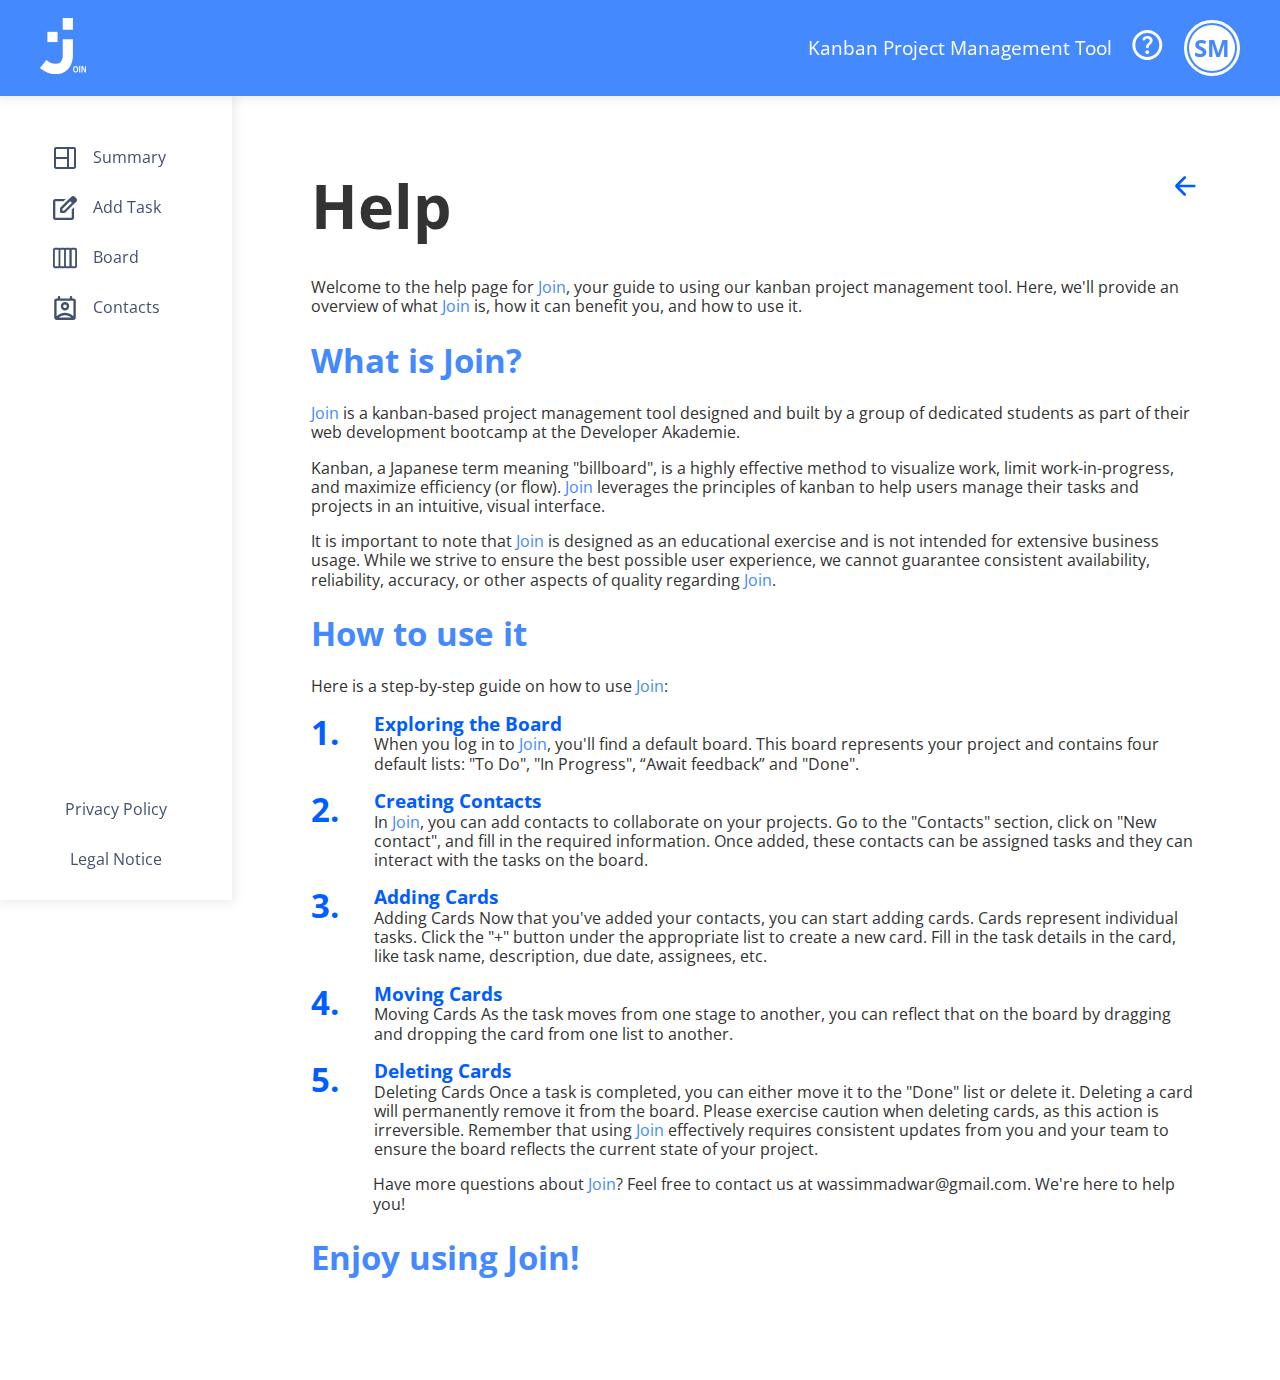
<file: html/help.html>
<!DOCTYPE html>
<html lang="en">
  <head>
    <meta charset="UTF-8" />
    <meta name="viewport" content="width=device-width, initial-scale=1.0" />
    <link
      rel="shortcut icon"
      href="../assets/icon/join-favicon.svg"
      type="image/x-icon"
    />
    <link
      href="https://fonts.googleapis.com/css2?family=Open+Sans:wght@300;400;500;600;700&display=swap"
      rel="stylesheet"
    />
    <link rel="stylesheet" href="../css/components.css" />
    <link rel="stylesheet" href="../css/style.css" />
    <link rel="stylesheet" href="../css/impressum.css" />
    <link rel="stylesheet" href="../css/sidebar-content.css" />
    <link rel="stylesheet" href="../css/color.css" />
    <title>Help</title>
  </head>
  <body>
    <header class="header-fix">
      <a href="/login.html"
        ><img src="../assets/icon/logo-white.svg" alt="Logo" class="logo-img"
      /></a>
      <div id="menu-user" class="inner-header d-flex">
        <p>Kanban Project Management Tool</p>
        <a href="./help.html" title="Help" class="help-icon">
          <span class="help-icon-svg"></span
        ></a>
        <div class="user-avatar" onclick="toggleUserDropdown(event)">
          <div class="user-avatar-name">SM</div>
          <div id="user-dropdown-menu" class="user-dropdown-menu d-none">
            <a href="./help.html" class="hide-mobile">Help</a>
            <a href="./legalnotice.html">Legal Notice</a>
            <a href="./datenschutz.html">Privacy Policy</a>
            <a href="#" onclick="logout(); return false;">Log out</a>
          </div>
        </div>
      </div>
    </header>
    <section class="sidebar-content">
      <nav id="sidebar-nav" class="sidenav d-flex">
        <a class="btn-menu d-flex" href="/index.html"
          ><img
            src="../assets/icon/menuIcons/summary.svg"
            alt="Summary Icon"
          />Summary</a
        >
        <a class="btn-menu" href="./add-task.html"
          ><img
            src="../assets/icon/menuIcons/add-task.svg"
            alt="Add Task Icon"
          />Add Task</a
        >

        <a class="btn-menu" href="./board.html"
          ><img
            src="../assets/icon/menuIcons/board.svg"
            alt="Board Icon"
          />Board</a
        >
        <a class="btn-menu" href="./contacts.html"
          ><img
            src="../assets/icon/menuIcons/contacts.svg"
            alt="Contacts Icon"
          />Contacts</a
        >
      </nav>
      <div class="sidebar-footer d-flex">
        <a href="./datenschutz.html">Privacy Policy</a>
        <a href="./legalnotice.html">Legal Notice</a>
      </div>
    </section>
    <main class="main-wrapper-ds">
      <section id="main-content" class="main-content">
        <div>
          <div class="back-help">
            <h1>Help</h1>
            <div>
              <a
                class="back-button-link"
                href="javascript:history.back()"
                title="back"
              >
                <span class="back-icon"></span>
              </a>
            </div>
          </div>
          <div class="help-content">
            <div>
              Welcome to the help page for
              <span class="light-words">Join</span>, your guide to using our
              kanban project management tool. Here, we'll provide an overview of
              what <span class="light-words">Join</span> is, how it can benefit
              you, and how to use it.
            </div>
            <div>
              <p class="caption-help">What is Join?</p>
              <div class="gap-16">
                <p>
                  <span class="light-words">Join</span> is a kanban-based
                  project management tool designed and built by a group of
                  dedicated students as part of their web development bootcamp
                  at the Developer Akademie.
                </p>
                <p>
                  Kanban, a Japanese term meaning "billboard", is a highly
                  effective method to visualize work, limit work-in-progress,
                  and maximize efficiency (or flow).
                  <span class="light-words">Join</span> leverages the principles
                  of kanban to help users manage their tasks and projects in an
                  intuitive, visual interface.
                </p>
                <p>
                  It is important to note that
                  <span class="light-words">Join</span> is designed as an
                  educational exercise and is not intended for extensive
                  business usage. While we strive to ensure the best possible
                  user experience, we cannot guarantee consistent availability,
                  reliability, accuracy, or other aspects of quality regarding
                  <span class="light-words">Join</span>.
                </p>
              </div>
            </div>
            <div>
              <p class="caption-help">How to use it</p>
              <section class="gap-16">
                <div>
                  Here is a step-by-step guide on how to use
                  <span class="light-words">Join</span>:
                </div>
                <article class="clarification">
                  <div class="number-help">1.</div>
                  <div>
                    <span class="step"> Exploring the Board </span>
                    <p>
                      When you log in to <span class="light-words">Join</span>,
                      you'll find a default board. This board represents your
                      project and contains four default lists: "To Do", "In
                      Progress", “Await feedback” and "Done".
                    </p>
                  </div>
                </article>
                <article class="clarification">
                  <div class="number-help">2.</div>
                  <div>
                    <span class="step"> Creating Contacts </span>
                    <p>
                      In <span class="light-words">Join</span>, you can add
                      contacts to collaborate on your projects. Go to the
                      "Contacts" section, click on "New contact", and fill in
                      the required information. Once added, these contacts can
                      be assigned tasks and they can interact with the tasks on
                      the board.
                    </p>
                  </div>
                </article>
                <article class="clarification">
                  <div class="number-help">3.</div>
                  <div>
                    <span class="step"> Adding Cards </span>
                    <p>
                      Adding Cards Now that you've added your contacts, you can
                      start adding cards. Cards represent individual tasks.
                      Click the "+" button under the appropriate list to create
                      a new card. Fill in the task details in the card, like
                      task name, description, due date, assignees, etc.
                    </p>
                  </div>
                </article>
                <article class="clarification">
                  <div class="number-help">4.</div>
                  <div>
                    <span class="step"> Moving Cards </span>
                    <p>
                      Moving Cards As the task moves from one stage to another,
                      you can reflect that on the board by dragging and dropping
                      the card from one list to another.
                    </p>
                  </div>
                </article>
                <article class="clarification">
                  <div class="number-help">5.</div>
                  <div>
                    <span class="step"> Deleting Cards </span>
                    <p>
                      Deleting Cards Once a task is completed, you can either
                      move it to the "Done" list or delete it. Deleting a card
                      will permanently remove it from the board. Please exercise
                      caution when deleting cards, as this action is
                      irreversible. Remember that using
                      <span class="light-words">Join</span> effectively requires
                      consistent updates from you and your team to ensure the
                      board reflects the current state of your project.
                    </p>
                  </div>
                </article>
                <article class="clarification more">
                  <div>
                    <p>
                      Have more questions about
                      <span class="light-words">Join</span>? Feel free to
                      contact us at wassimmadwar<span>@</span>gmail.com. We're
                      here to help you!
                    </p>
                  </div>
                </article>
              </section>
            </div>
            <div>
              <p class="caption-help">Enjoy using Join!</p>
            </div>
          </div>
        </div>
      </section>
    </main>
    <div class="custom-scrollbar">
      <div class="custom-scrollbar-thumb"></div>
    </div>

    <script src="../js/script.js"></script>
    <script src="../js/customScrollbar.js"></script>
  </body>
</html>
</file>
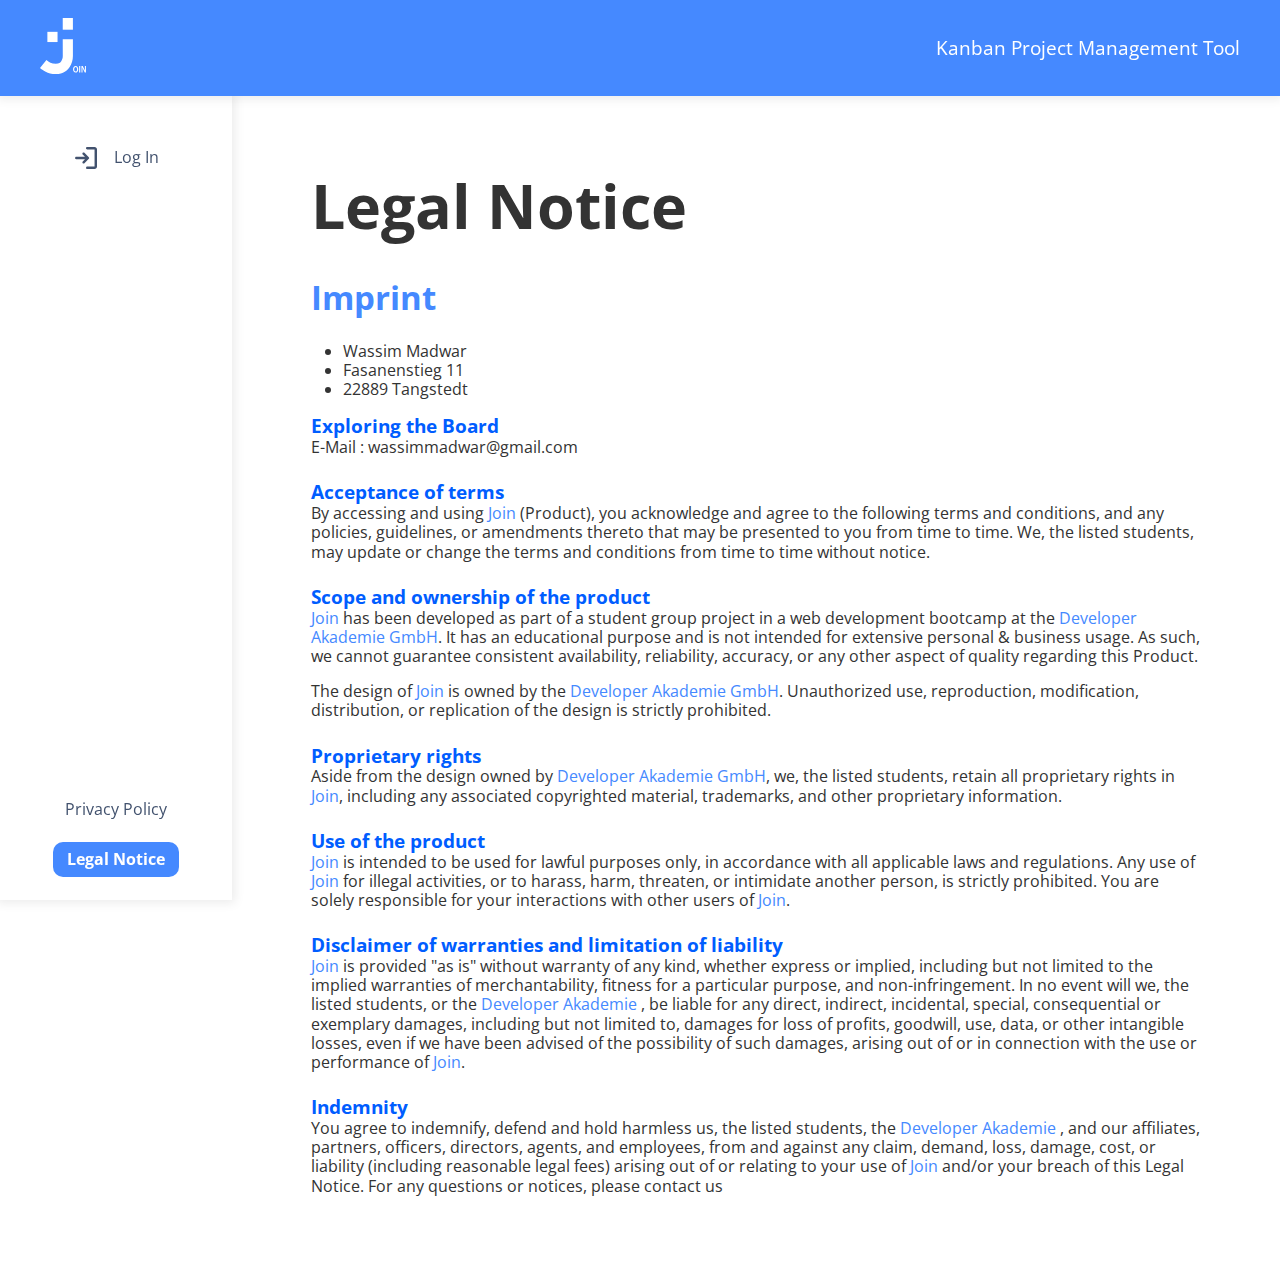
<file: html/legalnotice.html>
<!DOCTYPE html>
<html lang="en">
  <head>
    <meta charset="UTF-8" />
    <meta name="viewport" content="width=device-width, initial-scale=1.0" />
    <link
      rel="shortcut icon"
      href="../assets/icon/join-favicon.svg"
      type="image/x-icon"
    />
    <link
      href="https://fonts.googleapis.com/css2?family=Open+Sans:wght@300;400;500;600;700&display=swap"
      rel="stylesheet"
    />
    <link rel="stylesheet" href="../css/components.css" />
    <link rel="stylesheet" href="../css/style.css" />
    <link rel="stylesheet" href="../css/impressum.css" />
    <link rel="stylesheet" href="../css/sidebar-content.css" />
    <link rel="stylesheet" href="../css/color.css" />
    <title>Legal Notice</title>
  </head>
  <body onload="initStaticPages()">
    <header class="header-fix">
      <a href="/login.html"
        ><img src="../assets/icon/logo-white.svg" alt="Logo" class="logo-img"
      /></a>
      <div id="menu-user" class="inner-header d-flex">
        <p>Kanban Project Management Tool</p>
        <a href="./help.html" title="Help" class="help-icon">
          <span class="help-icon-svg"></span
        ></a>
        <div class="user-avatar" onclick="toggleUserDropdown(event)">
          <div class="user-avatar-name">SM</div>
          <div id="user-dropdown-menu" class="user-dropdown-menu d-none">
            <a href="./help.html" class="hide-mobile">Help</a>
            <a href="./legalnotice.html">Legal Notice</a>
            <a href="./datenschutz.html">Privacy Policy</a>
            <a href="#" onclick="logout(); return false;">Log out</a>
          </div>
        </div>
      </div>
    </header>
    <section class="sidebar-content">
      <nav id="sidebar-nav" class="sidenav d-flex">
        <a class="btn-menu d-flex" href="/index.html"
          ><img
            src="../assets/icon/menuIcons/summary.svg"
            alt="Summary Icon"
          />Summary</a
        >
        <a class="btn-menu" href="./add-task.html"
          ><img
            src="../assets/icon/menuIcons/add-task.svg"
            alt="Add Task Icon"
          />Add Task</a
        >

        <a class="btn-menu" href="./board.html"
          ><img
            src="../assets/icon/menuIcons/board.svg"
            alt="Board Icon"
          />Board</a
        >
        <a class="btn-menu" href="./contacts.html"
          ><img
            src="../assets/icon/menuIcons/contacts.svg"
            alt="Contacts Icon"
          />Contacts</a
        >
      </nav>
      <div class="sidebar-footer d-flex">
        <a href="./datenschutz.html" class="pad-8">Privacy Policy</a>
        <a href="./legalnotice.html" class="selected-link">Legal Notice</a>
      </div>
    </section>
    <main class="main-wrapper-ds">
      <section id="main-content" class="main-content">
        <div>
          <div class="back-help">
            <h1>Legal Notice</h1>
            <div class="hide-mobile">
              <a
                class="back-button-link"
                href="javascript:history.back()"
                title="back"
              >
                <!-- <img alt="backImg" src="../assets/icon/sign/back.svg" /> -->
                 <span class="back-icon"></span>
              </a>
            </div>
          </div>
          <div class="help-content">
            <div>
              <p class="caption-help">Imprint</p>
              <div class="gap-16">
                <ul>
                  <li>Wassim Madwar</li>
                  <li>Fasanenstieg 11</li>
                  <li>22889 Tangstedt</li>
                </ul>
                <div>
                  <span class="step">Exploring the Board</span>
                  <p>E-Mail : wassimmadwar<span>@</span>gmail.com</p>
                </div>
              </div>
            </div>
            <div>
              <p class="step">Acceptance of terms</p>
              <div>
                <p>
                  By accessing and using
                  <span class="light-words">Join</span> (Product), you
                  acknowledge and agree to the following terms and conditions,
                  and any policies, guidelines, or amendments thereto that may
                  be presented to you from time to time. We, the listed
                  students, may update or change the terms and conditions from
                  time to time without notice.
                </p>
              </div>
            </div>
            <div>
              <p class="step">Scope and ownership of the product</p>
              <div class="gap-16">
                <p>
                  <span class="light-words">Join</span> has been developed as
                  part of a student group project in a web development bootcamp
                  at the
                  <span class="light-words">Developer Akademie GmbH</span>. It
                  has an educational purpose and is not intended for extensive
                  personal & business usage. As such, we cannot guarantee
                  consistent availability, reliability, accuracy, or any other
                  aspect of quality regarding this Product.
                </p>
                <p>
                  The design of <span class="light-words">Join</span> is owned
                  by the
                  <span class="light-words">Developer Akademie GmbH</span>.
                  Unauthorized use, reproduction, modification, distribution, or
                  replication of the design is strictly prohibited.
                </p>
              </div>
            </div>
            <div>
              <p class="step">Proprietary rights</p>
              <div>
                <p>
                  Aside from the design owned by
                  <span class="light-words">Developer Akademie GmbH</span>, we,
                  the listed students, retain all proprietary rights in
                  <span class="light-words">Join</span>, including any
                  associated copyrighted material, trademarks, and other
                  proprietary information.
                </p>
              </div>
            </div>
            <div>
              <p class="step">Use of the product</p>
              <div>
                <p>
                  <span class="light-words">Join</span> is intended to be used
                  for lawful purposes only, in accordance with all applicable
                  laws and regulations. Any use of
                  <span class="light-words">Join</span> for illegal activities,
                  or to harass, harm, threaten, or intimidate another person, is
                  strictly prohibited. You are solely responsible for your
                  interactions with other users of
                  <span class="light-words">Join</span>.
                </p>
              </div>
            </div>

            <div>
              <p class="step">
                Disclaimer of warranties and limitation of liability
              </p>
              <div>
                <p>
                  <span class="light-words">Join</span> is provided "as is"
                  without warranty of any kind, whether express or implied,
                  including but not limited to the implied warranties of
                  merchantability, fitness for a particular purpose, and
                  non-infringement. In no event will we, the listed students, or
                  the <span class="light-words">Developer Akademie </span>, be
                  liable for any direct, indirect, incidental, special,
                  consequential or exemplary damages, including but not limited
                  to, damages for loss of profits, goodwill, use, data, or other
                  intangible losses, even if we have been advised of the
                  possibility of such damages, arising out of or in connection
                  with the use or performance of
                  <span class="light-words">Join</span>.
                </p>
              </div>
            </div>
            <div>
              <p class="step">Indemnity</p>
              <div>
                <p>
                  You agree to indemnify, defend and hold harmless us, the
                  listed students, the
                  <span class="light-words">Developer Akademie </span>, and our
                  affiliates, partners, officers, directors, agents, and
                  employees, from and against any claim, demand, loss, damage,
                  cost, or liability (including reasonable legal fees) arising
                  out of or relating to your use of
                  <span class="light-words">Join</span> and/or your breach of
                  this Legal Notice. For any questions or notices, please
                  contact us
                </p>
              </div>
            </div>
          </div>
        </div>
      </section>
    </main>
    <div class="custom-scrollbar">
      <div class="custom-scrollbar-thumb"></div>
    </div>

    <script src="../js/staticpages.js"></script>
    <script src="../js/script.js"></script>
    <script src="../js/customScrollbar.js"></script>
  </body>
</html>
</file>
<file: css/style.css>
/* Main Styles for Join Project */
* {
	margin: 0;
	padding: 0;
	box-sizing: border-box;
	line-height: 120%;
}

body {
	font-family: "Inter", Arial, sans-serif;
	color: #333;
	background: transparent;
}

.body-no-scroll {
	max-height: 100svh !important;
}

/* Utility Classes */
.d-none {
	display: none !important;
}

.d-block {
	display: block !important;
}

.d-flex {
	display: flex !important;
}

.flex-end {
	justify-content: flex-end !important;
}

.text-center {
	text-align: center;
}

a {
	text-decoration: none;
}

.no-scrollbar {
	-ms-overflow-style: none;
	/* IE and Edge */
	scrollbar-width: none;
	/* Firefox */
}

.no-scrollbar::-webkit-scrollbar {
	display: none;
	/* Chrome, Safari and Opera */
}

hr.solid {
	border-top: 3px solid white;
	width: 145px;
}

/* Container */
.container {
	max-width: 1200px;
	margin: 0 auto;
	padding: 0 20px;
}

/* Header */
.logo-img {
	width: 46px;
	height: 56px;
}
header {
	position: relative;
	z-index: 21;
	background: #4589ff;
	height: 96px;
	padding: 0 40px;
	align-items: center;
	justify-content: space-between;
	box-shadow: 0px 0px 10px 3px rgba(0, 0, 0, 0.08);
}


.user-avatar {
	color: #4589ff;
	border-radius: 50%;
	width: 56px;
	height: 56px;
	display: flex;
	align-items: center;
	justify-content: center;
	border: solid 3px #ffffff;
	cursor: pointer;
	position: relative;
}

.user-avatar-name {
	background: var(--color-font-white);
	border-radius: 50%;
	width: 46.12px;
	height: 46.12px;
	display: flex;
	align-items: center;
	justify-content: center;
	font-weight: bold;
	font-size: 24px;
	padding: 8px;
}

/* User Dropdown Menu */
.user-dropdown-menu {
	position: absolute;
	top: 71px;
	margin-right: 42px;
	background: var(--color-font-white);
	border-radius: 20px 0px 20px 20px;
	box-shadow: 0px 4px 10px rgba(0, 0, 0, 0.15);
	width: 172px;
	height: 137px;
	display: flex;
	flex-direction: column;
	padding: 8px;
	gap: 12px;
}

.user-dropdown-menu a {
	padding: 4px 16px;
	color: var(--color-light-blue);
	text-decoration: none;
	font-size: 19px;
	transition: background-color 0.2s ease;
	text-align: right;
}

.user-dropdown-menu a:hover {
	background-color: var(--color-hover-blue);
	border-radius: 8px;
}

.inner-header {
	gap: 20px;
	align-items: center;
	color: #ffffff;
	font-size: 1.2rem;
}

.user-avatar-sm {
	width: 42px;
	height: 42px;
	border-radius: 50%;
	color: #ffffff;
	display: flex;
	align-items: center;
	justify-content: center;
}

.blur-overlay {
	position: fixed;
	top: 0;
	left: 0;
	width: 100%;
	height: 100%;
	background: rgba(255, 255, 255, 1);

	z-index: 1000;
	opacity: 0;
	visibility: hidden;
	transition:
		opacity 0.3s ease,
		visibility 0.3s ease;
}

.blur-overlay.active {
	opacity: 0.84;
	visibility: visible;
}

/* Desktop */
.hide-mobile {
	display: none;
}

.user-avatar:hover .user-avatar-name {
	background-color: #f0f8ff;
}

.user-avatar-name.active {
	background-color: #f0f8ff;
}

/* Mobile */

@media (max-width: 1493px) {
    .full-text {
        display: none;
    }
}

@media (max-width: 1025px) {
	.main-wrapper-ds {
		margin: 0;
	}
}

@media (max-width: 850px) {
	header {
		padding: 0 16px;
		height: 80px;
	}
	.logo-img {
		width: 32px;
		height: 39px;
	}
	.inner-header p {
		display: none;
	}

	.user-dropdown-menu {
		height: 179px;
	}

	.help-icon {
		display: none;
	}

	.hide-mobile {
		display: block;
	}

	.user-avatar {
		width: 40px;
		height: 40px;
	}

	.user-avatar-name {
		width: 32px;
		height: 32px;
		font-size: 15px;
	}

	.user-dropdown-menu {
		top: 60px;
		margin-right: 156px;
	}

}
</file>
<file: css/mainContent.css>
.main-wrapper {
  min-height: calc(100vh - 96px);
}

.main-content {
  flex: 1;
}

#logo-slide {
    position: fixed;
    width: 100vw;
    height: 100vh;
    display: flex;
    align-items: center;
    justify-content: center;
    z-index: 9999;
    background-color: #4589FF;
    transition: transform 1s cubic-bezier(.77,0,.18,1);
    will-change: transform;
}

#logo-slide svg {
    width: 265px;
    height: 324px;
    transition: width 1s cubic-bezier(.77,0,.18,1), height 1s cubic-bezier(.77,0,.18,1);
}
</file>
<file: css/sidebarContent.css>
.sidebar_content {
  width: 300px;
  min-height: calc(100vh - 96px);
  overflow: hidden;
  box-shadow: 0px 0px 10px 3px rgba(0, 0, 0, 0.08);
  display: flex;  
  flex-direction: column;
  align-items: center;
  justify-content: space-between;
}

.sidenav {
  flex-direction: column;
  width: 100%;
  padding: 20px;
  gap: 10px;
}
</file>
<file: css/buttons.css>
.btn-add {
     color: white;
     padding: 16px 10px;
     border-radius: 8px;
     border: none;
     background-color: #4589FF;
 }

 .btn-add:hover {
     background-color: #005DFF;
 }

 .btn-add:active {
     background-color: #091931;
 }

 .btn-secondary-with-icon {
     background-color: white;
     border-radius: 10px;
     padding: 16px 10px;
     border: 1px solid #647188;
     color: #647188;
 }

 .btn-secondary-with-icon:hover {
     border: 2px solid #4589FF;
     color: #4589FF;
 }

 .btn-secondary-with-icon:active {
     border: 1px solid #005DFF;
     color: #005DFF;
 }

 .btn-no-icon {
     color: white;
     padding: 18px 10px;
     border-radius: 8px;
     border: none;
     background-color: #4589FF;
 }

 .btn-no-icon:hover {
     background-color: #005DFF;
 }

 .btn-no-icon:active {
     color: #4589FF;
     background-color: white;
 }

 .btn-secondary {
     background-color: white;
     border-radius: 8px;
     padding: 18px 10px;
     border: 1px solid #647188;
     color: #647188;
 }

 .btn-secondary:hover {
     border: 2px solid #4589FF;
     color: #4589FF;
 }

 .btn-secondary:active {
     border: 1px solid #005DFF;
     color: #005DFF;
 }

 .btn-with-icon {
     color: white;
     border: none;
     border-radius: 10px;
     padding: 16px 10px;
     background-color: #4589FF;
 }

 .btn-with-icon:hover {
     background-color: #005DFF;
 }

 .btn-with-icon:active {
     color: #4589FF;
     background-color: white;
 }

 .btn-menu {
     padding: 30px 8px;
 }

 .btn-menu:hover {
     background-color: #E3EEFF;
 }

 .btn-menu:active {
     background-color: #D2E3FF;
 }
</file>
<file: css/components.css>
button {
	cursor: pointer;
}

.error-message {
	color: #454545;
	text-align: left;
	font-size: 1rem;
	display: block;
	min-height: 18px;
	line-height: 18px;
}

.form-group.error .error-message {
	color: #E60026;
}

.btn-add {
	color: white;
	padding: 0 10px;
	border-radius: 8px;
	gap: 10px;
	border: none;
	background-color: #4589ff;
	border: 1px solid #4589ff;
	display: flex;
	align-items: center;
	justify-content: center;
	font-size: 23px;
}

.btn-add img {
	margin: 17px 0;
}

.btn-add img {
	width: 15px;
	height: 15px;
}

.btn-add:hover {
	background-color: #005dff;
	border: 1px solid #005dff;
}

.btn-add:active {
	background-color: #091931;
	border: 1px solid #4589ff;
}

.btn-secondary-with-icon {
	display: flex;
	align-items: center;
	justify-content: center;
	font-size: 23px;
	background-color: white;
	border-radius: 10px;
	padding: 16px 10px;
	border: 1px solid #647188;
	color: #647188;
}

.btn-secondary-with-icon:hover {
	border: 2px solid #4589ff;
	color: #4589ff;
}

.btn-secondary-with-icon:active {
	border: 1px solid #005dff;
	color: #005dff;
}

.btn-no-icon {
	font-size: 23px;
	color: white;
	padding: 10px 35px;
	border-radius: 8px;
	border: none;
	background-color: #4589ff;
}

.btn-no-icon:hover {
	background-color: #005dff;
}

.btn-no-icon:active {
	color: #4589ff;
	background-color: white;
}

.btn-secondary {
	font-size: 23px;
	background-color: white;
	border-radius: 8px;
	padding: 10px 35px;
	border: 1px solid #647188;
	color: #647188;
}

.btn-secondary:hover {
	border: 2px solid #4589ff;
	color: #4589ff;
}

.btn-secondary:active {
	border: 1px solid #005dff;
	color: #005dff;
}

.btn-with-icon {
	display: flex;
	align-items: center;
	justify-content: center;
	gap: 4px;
	font-size: 23px;
	color: white;
	border: none;
	border-radius: 10px;
	padding: 16px 10px;
	background-color: #4589ff;
}

.btn-with-icon:hover {
	background-color: #005dff;
}

.btn-with-icon:active {
	color: #4589ff;
	background-color: white;
}

.btn-menu {
	padding: 8px 30px;
	border-radius: 8px;
	border: none;
	background-color: white;
	display: flex;
	align-items: center;
	flex-direction: row;
	gap: 16px;
	color: rgba(66, 82, 110, 1);
}

.btn-menu:hover {
	background-color: #e3eeff;
}

.btn-menu:active {
	background-color: #d2e3ff;
}

.btn-menu img {
	width: 24px;
	height: 24px;
}

.btn-add-icon {
	border-radius: 8px;
	padding: 3px;
	border: solid 1px #4589ff;
	background-color: transparent;
	display: flex;
	align-items: center;
	justify-content: center;
}

.btn-add-icon svg {
	fill: #4589ff;
}

.btn-add-icon:hover {
	border: solid 1px #005dff;
}

.btn-add-icon:hover svg {
	fill: #005dff;
}

.btn-add-icon:active {
	border: solid 1px #ababab;
}

.btn-add-icon:active svg {
	fill: #ababab;
}

.btn-close {
	border: none;
	background-color: transparent;
	position: absolute;
	top: 20px;
	right: 20px;
	border-radius: 50%;
}

.btn-close:hover {
	background-color: #4589ff;
}

.btn-close-white {
	border: none;
	background-color: transparent;
	position: absolute;
	top: 20px;
	right: 20px;
	border-radius: 50%;
}

.btn-close-white:hover {
	background-color: #e3eeff;
}

.btn-close-white:hover path {
	fill: #005dff;
}

.text-btn-with-icon {
	background: none;
	border: none;
	color: #4589ff;
	display: inline-flex;
	align-items: center;
	gap: 8px;
	font-weight: bold;
	padding: 0;
}

.text-btn-with-icon:hover {
	color: #005dff;
}

.text-btn-with-icon:hover path {
	fill: #005dff;
}

.radio-to-btn input {
	display: none;
}

.radio-to-btn label {
	display: flex;
	align-items: center;
	justify-content: center;
	flex: 1;
	border-radius: 10px;
	max-width: 136px;
	width: 100%;
	gap: 10px;
	padding: 10px 18px;
	box-shadow: 0 2px 4px rgba(0, 0, 0, 0.1);
	cursor: pointer;
	transition: all 0.3s ease;
	border-bottom: solid 2px transparent;
}

.radio-to-btn input:checked + label {
	color: white !important;
	path {
		transition: all 0.3s ease;
		fill: #ffffff !important;
	}
}

label.low-priority:hover {
	border-bottom: #7ae229 2px solid;
}

label.medium-priority:hover {
	border-bottom: #ffa800 2px solid;
}

label.urgent-priority:hover {
	border-bottom: #ff3d00 2px solid;
}

.radio-to-btn input:checked + label.low-priority {
	background-color: #7ae229 !important;
}

.radio-to-btn input:checked + label.medium-priority {
	background-color: #ffa800 !important;
}

.radio-to-btn input:checked + label.urgent-priority {
	background-color: #ff3d00 !important;
}

.radio-to-btn {
	background-color: white;
	gap: 16px;
}

.remove-subtask-btn {
	background: none;
	border: none;
	cursor: pointer;
	display: flex;
	align-items: center;
	justify-content: center;
	padding: 4px;
	border-radius: 4px;
	transition: background-color 0.3s ease;
}

.remove-subtask-btn:hover {
	background-color: #e0e0e0;
}

.remove-subtask-btn svg path {
	transition: stroke 0.3s ease;
}

.remove-subtask-btn:active svg path {
	stroke: #005dff;
}

.form-btn-group {
	position: absolute;
	right: 8px;
	display: flex;
	align-items: center;
	gap: 4px;
}

.vertical-divider {
	width: 1px;
	height: 24px;
	background-color: #d1d1d1;
}
.form-btn-round {
	display: flex;
	align-items: center;
	justify-content: center;
	border-radius: 50%;
	background: transparent;
	border: none;
	cursor: pointer;
	transition: background-color 0.3s ease;
}

.form-btn-round:hover {
	background-color: #e3eeff;
	path {
		fill: #005dff;
	}
}

.dropdown-toggle-btn {
	position: absolute;
	right: 8px;
	background: none;
	border: none;
	cursor: pointer;
	display: flex;
	align-items: center;
	justify-content: center;
	border-radius: 50%;
	transition: background-color 0.3s ease;
}

.dropdown-toggle-btn:hover {
	background-color: #e3eeff;
}

.dropdown-arrow {
	transition: transform 0.3s ease;
}

/* Checkbox styles */
.checkbox-container {
	display: flex;
	justify-content: center;
	flex-direction: column;
	align-items: center;
	font-size: 16px;
	padding-bottom: 16px;
}

.custom-checkbox {
	display: flex;
	align-items: center;
	cursor: pointer;
	user-select: none;
}

.checkbox-masked {
	content: "";
	position: relative;
	width: 24px;
	height: 24px;
	appearance: none;
	-webkit-appearance: none;
}

.checkbox-masked::before {
	content: "";
	background-color: #ffffff;
	position: absolute;
	top: 50%;
	left: 0;
	transform: translateY(-50%);
	width: 24px;
	height: 24px;
	background-image: url(..//assets/icon/sign/unchecked.svg);
}

.checkbox-masked:checked::before {
	content: "";
	position: absolute;
	transform: translateY(-50%);
	width: 24px;
	height: 24px;
	background-image: url(..//assets/icon/sign/checked.svg);
}

.dropdown-item input[type="checkbox"] {
	width: 18px;
	height: 18px;
	cursor: pointer;
	accent-color: #4589ff;
	margin-left: auto;
}

@media (max-width: 480px) {
	.radio-to-btn label {
		flex-direction: column;
		padding: 2px;
	}

	.radio-to-btn-text {
		font-size: 12px;
	}
}

.help-icon-svg {
	display: inline-block;
	width: 32px;
	height: 32px;
	background-image: url("/assets/icon/questionmark.svg");
	background-size: contain;
	background-repeat: no-repeat;
	transition: 0.2s ease-in-out;
}

 .help-icon-svg:hover {
	background-image: url("/assets/icon/questionmark-hover.svg");
	transform: scale(1.1);
}
</file>
<file: css/impressum.css>
/**
 * ============================================================================
 * IMPRESSUM.CSS - Static Pages Styling
 * ============================================================================
 * Styles for static pages: Help, Legal Notice (Impressum), and Privacy Policy
 * Includes responsive layouts and custom scrollbar for mobile devices
 *
 * Breakpoints:
 * - Desktop: 1026px and above
 * - Tablet/Mobile: 1025px and below
 * - Small Mobile: 850px and below
 * - Custom Scrollbar: 428px and below
 * ============================================================================
 */

/* ============================================================================
   BASE STYLES
   ============================================================================ */

body {
	overflow-y: auto;
	font-family: "Open Sans", sans-serif;
	font-size: 16px;
}

/**
 * Fixed header container
 * Stays at top of page during scroll
 */
.header-fix {
	display: flex;
	position: fixed;
	width: 100%;
}

/* ============================================================================
   LAYOUT COMPONENTS
   ============================================================================ */

/**
 * Main content wrapper for static pages
 * Desktop: Right-aligned with left margin for sidebar (232px)
 * Mobile: Full width with adjusted padding
 */
.main-wrapper-ds {
	display: flex;
	justify-content: flex-end;
	max-width: 1688px;
	padding: 79px;
	margin: 0 0 0 232px; /* Left margin = sidebar width */
}

/* ============================================================================
   NAVIGATION & LINKS
   ============================================================================ */

/**
 * Sidebar footer and general link styling
 * Used in both desktop sidebar and mobile bottom navigation
 */
.sidebar-footer,
a {
	font-size: 16px;
	color: rgba(66, 82, 110, 1);
	text-align: left;
	flex-direction: column;
	gap: 15px;
}

/**
 * Selected/active link styling
 * Highlights the current page in navigation
 * Used for Privacy Policy and Legal Notice links
 */
.selected-link {
	background-color: var(--color-light-blue);
	padding: 8px;
	border-radius: 10px;
	width: 126px;
	color: var(--color-font-white);
	font-weight: bold;
	font-size: 16px;
}



/**
 * Back button and help icon container
 * Displays page title with back button on right (desktop only)
 */
.back-help {
	display: flex;
	justify-content: space-between;
	margin-top: 90px;
}

.back-icon {
  display: inline-block;
  width: 33px;
  height: 33px;

  background-image: url("../assets/icon/sign/back.svg");
  background-size: contain;
  background-repeat: no-repeat;
  background-position: center;

  transition: 0.2s ease-in-out;
}

.back-icon:hover {
  background-image: url("../assets/icon/sign/hoverback.svg");
}

/* ============================================================================
   UTILITY CLASSES
   ============================================================================ */

.light-words {
	color: var(--color-light-blue);
}

.pad-8 {
	padding: 8px;
}

/* ============================================================================
   TYPOGRAPHY
   ============================================================================ */

h1 {
	margin: 0px 0px 36px 0px;
	font-size: 61px;
}

h2 {
	font-weight: 700;
	color: var(--color-blue);
	margin: 35px 0px 10px 0px;
	font-size: 33px;
}

h3 {
	color: var(--color-light-blue);
	font-size: 19px;
}

ul {
	margin-left: 32px;
}

/* ============================================================================
   HELP PAGE SPECIFIC STYLES
   ============================================================================ */

/**
 * Main content container for help page
 * Provides consistent spacing between sections
 */
.help-content {
	display: flex;
	flex-direction: column;
	gap: 24px;
}

/**
 * Clarification section layout
 * Used for step-by-step instructions with numbers
 */
.clarification {
	display: flex;
	gap: 35px;
}

/**
 * Caption/heading for help sections
 * Large, prominent heading in light blue
 */
.caption-help {
	font-size: 33px;
	font-weight: 700;
	color: var(--color-light-blue);
	margin-bottom: 24px;
}

/**
 * Number indicator for help steps
 * Large numbered circles for step-by-step guides
 */
.number-help {
	color: var(--color-blue);
	font-size: 33px;
	font-weight: 700;
}

/**
 * Step title/label
 * Smaller heading for individual steps
 */
.step {
	font-size: 19px;
	color: var(--color-blue);
	font-weight: 700;
}

/**
 * Generic vertical spacing container
 * Adds 16px gap between child elements
 */
.gap-16 {
	display: flex;
	flex-direction: column;
	gap: 16px;
}

/**
 * Additional left margin for nested content
 * Used for sub-steps or indented content
 */
.more {
	margin-left: 62px;
}

/* ============================================================================
   RESPONSIVE DESIGN - DESKTOP
   Breakpoint: 1026px and above
   ============================================================================ */

@media (min-width: 1026px) {
	/**
	 * Hide mobile sidebar links on desktop
	 * Desktop uses full sidebar with footer links
	 */
	.sidebar-links {
		display: none;
	}
}

/* ============================================================================
   RESPONSIVE DESIGN - TABLET/MOBILE
   Breakpoint: max-width 1025px
   ============================================================================ */

/* mobile */
@media (max-width: 1025px) {
	/**
	 * Mobile layout adjustments
	 * Full width content with bottom navigation
	 */
	.main-wrapper-ds {
		padding: 20px;
		margin: 0px;
		margin-bottom: 80px; /* Space for fixed bottom navigation */
	}

	h1 {
		margin: 0px 0px 20px 0px;
	}

	.back-help {
		margin-top: 144px; /* Account for fixed header height */
	}

	/**
	 * Empty navigation bar for non-authenticated users
	 * Fixed at bottom with Login on left, Privacy/Legal links on right
	 * Created dynamically by renderLoginSidbar() in staticpages.js
	 */
	.empty-nav {
		display: flex;
		justify-content: space-between;
		align-items: center;
		position: fixed;
		left: 0;
		bottom: 0px;
		width: 100%;
	}

	/**
	 * Mobile menu button styling
	 * Stacks icon and text vertically
	 */
	.btn-menu {
		flex-direction: column;
	}

	/**
	 * Groups Privacy Policy and Legal Notice links
	 * Creates visual separation from Login button
	 * Displays in horizontal row with 16px gap
	 */
	.sidebar-links {
		display: flex;
		gap: 16px;
	}
}

/* ============================================================================
   RESPONSIVE DESIGN - SMALL MOBILE
   Breakpoint: max-width 850px
   ============================================================================ */

@media (max-width: 850px) {
	.back-help {
		margin-top: 144px;
	}

	/**
	 * Reduce heading sizes for smaller screens
	 * Prevents text overflow on narrow devices
	 */
	h1 {
		font-size: 47px;
	}

	h2 {
		font-size: 19px;
	}

	.sidebar-links {
		padding-right: 8px;
	}
}

/* ============================================================================
   CUSTOM SCROLLBAR - VERY SMALL MOBILE SCREENS
   Breakpoint: max-width 428px
   Features: Custom scrollbar with mouse-only support (no touch)
   JavaScript: customScrollbar.js handles positioning and drag functionality
   ============================================================================ */

@media (max-width: 428px) {
	/**
	 * Hide native browser scrollbar
	 * Replaced with custom scrollbar for consistent mobile experience
	 */
	/* Hide native scrollbar for custom scrollbar */
	html {
		overflow-y: scroll;
		scrollbar-width: none; /* Firefox */
	}

	html::-webkit-scrollbar {
		display: none; /* Chrome, Safari, Edge */
	}

	/**
	 * Custom scrollbar track container
	 * Fixed positioning on right edge, starts 211px from top (below header)
	 * Invisible track with 4px width, full viewport height
	 * Controlled by customScrollbar.js
	 */
	/* Custom scrollbar track */
	.custom-scrollbar {
		position: fixed;
		right: 0;
		top: 211px; /* Position below header */
		width: 4px;
		height: 100vh;
		background: transparent;
		z-index: 9999; /* Above all content */
		pointer-events: none; /* Allow clicks to pass through track */
	}

	/**
	 * Custom scrollbar thumb (draggable element)
	 * Large width (40px) for easy grabbing with mouse
	 * Height: 48px (fixed size)
	 * Position dynamically calculated by JavaScript based on scroll percentage
	 * Mouse-only interaction - no touch support
	 */
	.custom-scrollbar-thumb {
		position: absolute;
		width: 40px;
		height: 48px;
		background: var(--color-Scroll);
		border-radius: 3px;
		cursor: pointer;
		transition: background 0.2s;
		pointer-events: auto; /* Enable mouse interaction on thumb only */
	}

	/**
	 * Privacy Policy content container
	 * Prevent text overflow on very narrow screens
	 */
	.pp-content {
		max-width: 100%;
		overflow-wrap: break-word;
	}

	/**
	 * Reduce padding on very small screens
	 * Maximize content area
	 */
	.main-wrapper-ds {
		padding: 16px;
	}

	/**
	 * Responsive typography adjustments
	 * Scale down text for readability on small screens
	 */
	.caption-help {
		font-size: 23px;
	}

	.step {
		font-size: 19px;
	}

	.clarification {
		gap: 16px;
	}

	.btn-menu {
		padding: 8px 8px;
	}
}
</file>
<file: css/sidebar-content.css>
.sidebar-content {
    width: 232px;
    height: calc(-96px + 100%);
    position: fixed;
    left: 0;
    bottom: 0;
    box-shadow: 0px 0px 10px 3px rgba(0, 0, 0, 0.08);
    background-color: #ffffff;
    display: flex;
    flex-direction: column;
    align-items: center;
    justify-content: space-between;
    overflow: hidden;
    padding: 42px 23px 23px;
    z-index: 1;
}

.sidenav {
    flex-direction: column;
    width: 100%;
    gap: 10px;
}

.btn-menu {
    padding: 8px 30px;
    border-radius: 8px;
    border: none;
    background-color: white;
    display: flex;
    align-items: center;
    flex-direction: row;
    gap: 16px;
    color: rgba(66, 82, 110, 1);
}

.btn-menu:hover {
    background-color: #e3eeff;
}

.btn-menu:active {
    background-color: #d2e3ff;
}

.btn-menu img {
    width: 24px;
    height: 24px;
}

.sidebar-footer {
    font-size: 16px;
    flex-direction: column;
    gap: 15px;
}

.sidebar-footer a {
    font-size: 16px;
    color: rgba(66, 82, 110, 1);
    flex-direction: column;
    align-items: center;
    text-align: center;
    gap: 15px;
    padding: 8px;
}

/**
 * Selected/active link styling
 * Highlights the current page in navigation
 * Used for Privacy Policy and Legal Notice links
 */
.sidebar-footer a.selected-link {
	background-color: var(--color-light-blue);
	padding: 8px;
	border-radius: 10px;
	width: 126px;
	color: var(--color-font-white);
	font-weight: bold;
	font-size: 16px;
}

.sidebar-footer a:hover {
    color: #005DFF;
}

/* Desktop: Hide mobile sidebar links */
@media (min-width: 1026px) {
    .sidebar-links {
        display: none;
    }
}

/* Tablet/Mobile: Static page bottom navigation */
@media (max-width: 1025px) {
    .empty-nav {
        display: flex;
        justify-content: space-between;
        align-items: center;
        position: fixed;
        left: 0;
        bottom: 0px;
        width: 100%;
    }

    .btn-menu {
        flex-direction: column;
    }

    .sidebar-links {
        display: flex;
        gap: 16px;
    }

    .sidebar-links a {
        font-size: 16px;
        color: #42526e;
        flex-direction: column;
        align-items: center;
        text-align: center;
        gap: 15px;
        padding: 8px;
    }

    .sidebar-links a:hover {
        color: #4589FF;
    }
}

/* Tablet/Mobile: Bottom Navigation */
@media (max-width: 1024px) {
    .sidebar-content {
        display: flex;
        width: 100%;
        height: 80px;
        position: fixed;
        bottom: 0;
        left: 0;
        top: auto;
        flex-direction: row;
        padding: 8px 16px;
        justify-content: center;
        z-index: 100;
    }

    .sidenav {
        flex-direction: row;
        justify-content: space-around;
        width: 100%;
        gap: 32px;
    }

    .sidenav .btn-menu {
        flex-direction: column;
        align-items: center;
        justify-content: center;
        text-align: center;
        flex: 1;
        gap: 4px;
        padding: 8px 12px;
    }

    .sidenav .btn-menu img {
        width: 24px;
        height: 24px;
    }

    .sidebar-footer {
        display: none !important;
    }
}

@media (max-width: 850px) {
    .sidebar-links {
        padding-right: 8px;
    }
}

@media (max-width: 489px) {
    .sidenav {
        gap: 0px;
    }
}

@media (max-width: 428px) {
    .btn-menu {
        padding: 8px 8px;
    }
}

@media (max-width: 393px) {
    .sidenav .btn-menu {
        padding: 8px 8px;
        font-size: 14px;
    }
}

@media (max-width: 328px) {
    .sidenav .btn-menu {
        padding: 8px 2px;
    }
}
</file>
<file: css/color.css>
:root {
  --color-black-light: #091931;
  --color-hover-blue: rgba(227, 238, 255, 1);
  --color-light-blue: rgba(69, 137, 255, 1);
  --color-blue: rgba(0, 93, 255, 1);
  --color-orange: #ff7a00;
  --color-turquoise: #1fd7c1;
  --color-green: #14452f;
  --color-violet: #462f8a;
  --color-pink: #fc71ff;
  --color-violet-light: #9327ff;
  --color-violet-light-2: #6e52ff;
  --color-dark-blue: #0038ff;
  --color-orange-dark: #ff4646;
  --color-black: black;
  --color-white: white;
  --color-red: red;
  --color-Scroll: rgba(168, 168, 168, 1);
  
  --color-grey: #d1d1d1;
  --color-grey-light: rgba(209, 209, 209, 1);
  --color-font-white: rgba(255, 255, 255, 1);
  --color-red-error-msg:rgba(230, 0, 38, 1);
}

.bg-white {
  background-color: var(--color-white);
}

.bg-grey {
  background-color: var(--color-grey);
}

.bg-blue {
  background-color: var(--color-blue);
}

.bg-light-blue {
  background-color: var(--color-light-blue);
}

.bg-orange {
  background-color: var(--color-orange);
}

.bg-turquoise {
  background-color: var(--color-turquoise);
}

.bg-violet {
  background-color: var(--color-violet);
}

.bg-pink {
  background-color: var(--color-pink);
}

.bg-violet-light {
  background-color: var(--color-violet-light);
}

.bg-violet-light-2 {
  background-color: var(--color-violet-light-2);
}

.bg-dark-blue {
  background-color: var(--color-dark-blue);
}

.bg-orange-dark {
  background-color: var(--color-orange-dark);
}

.color-black {
  color: var(--color-black);
}

.color-white {
  color: var(--color-white);
}

.color-blue {
  color: var(--color-blue);
}

.color-dark-blue {
  color: var(--color-dark-blue);
}

.color-light-blue {
  color: var(--color-light-blue);
}

.color-red {
  color: var(--color-red);
}
</file>
